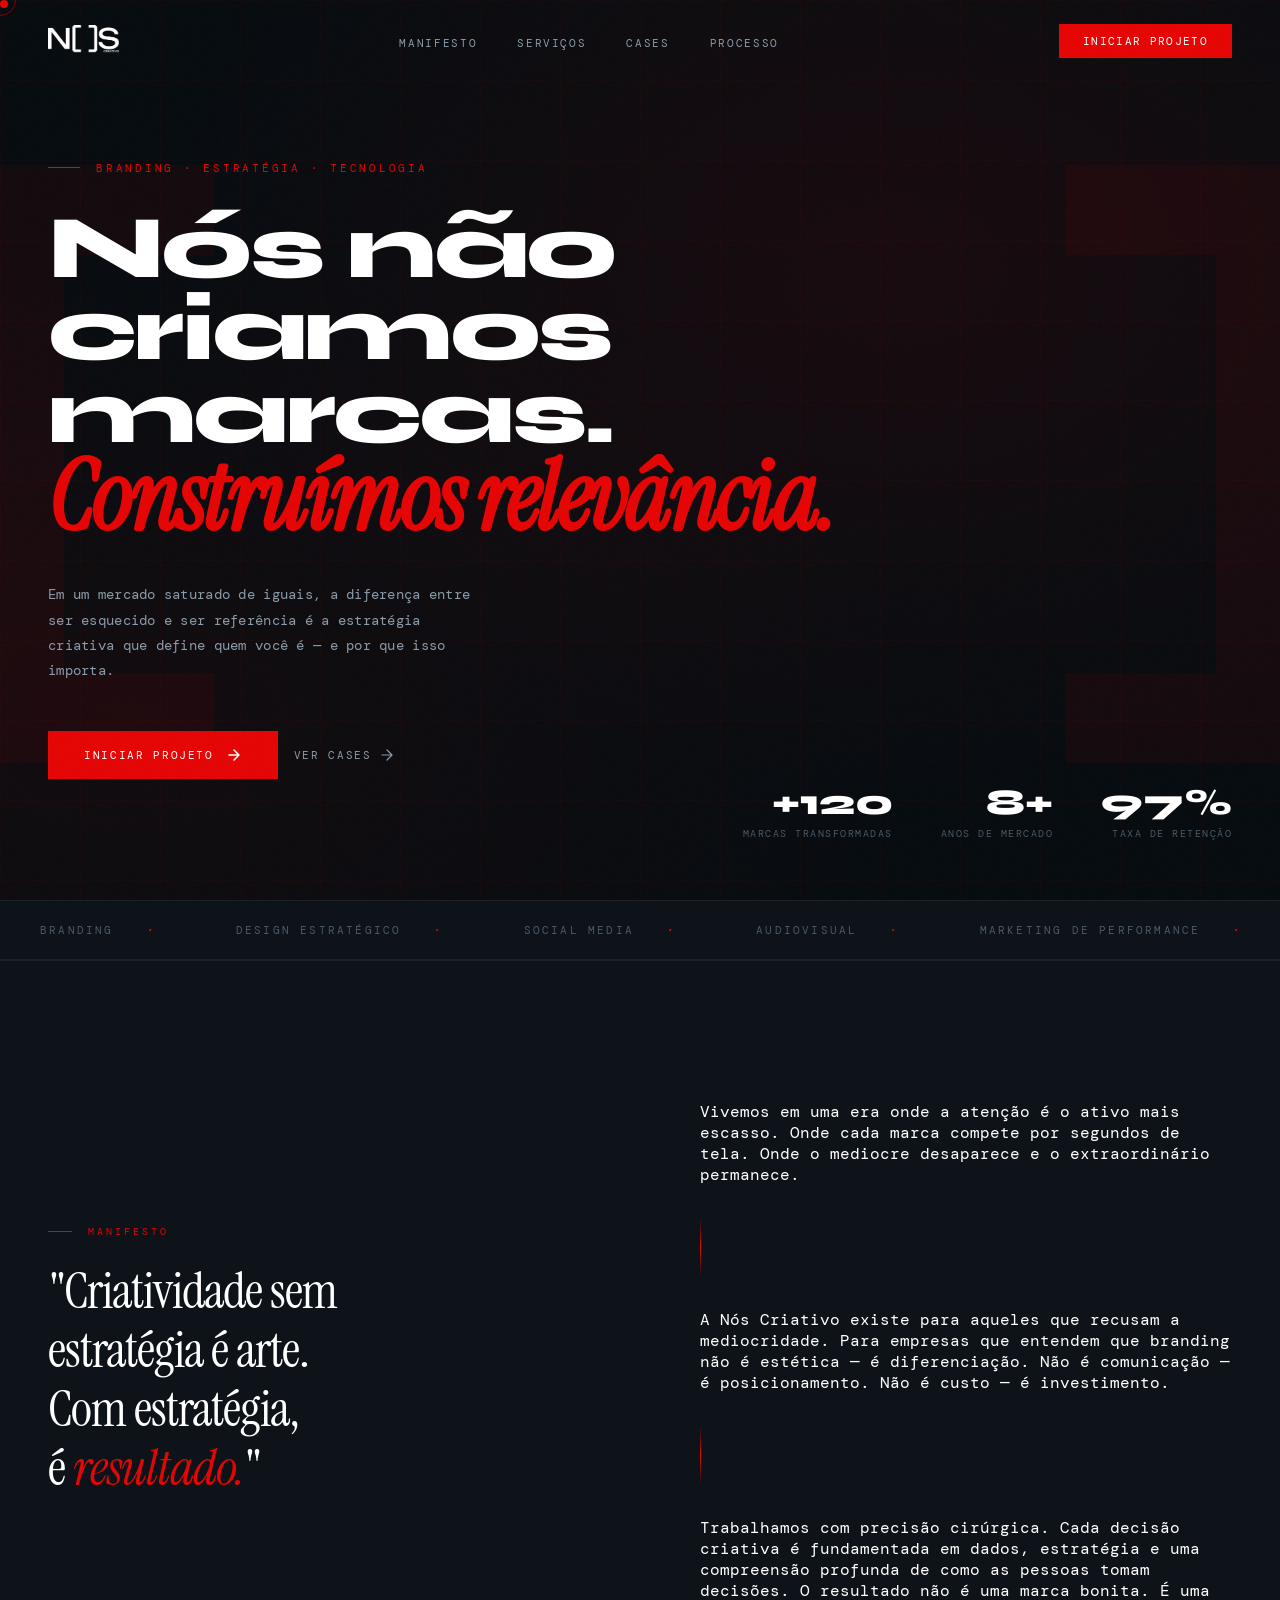
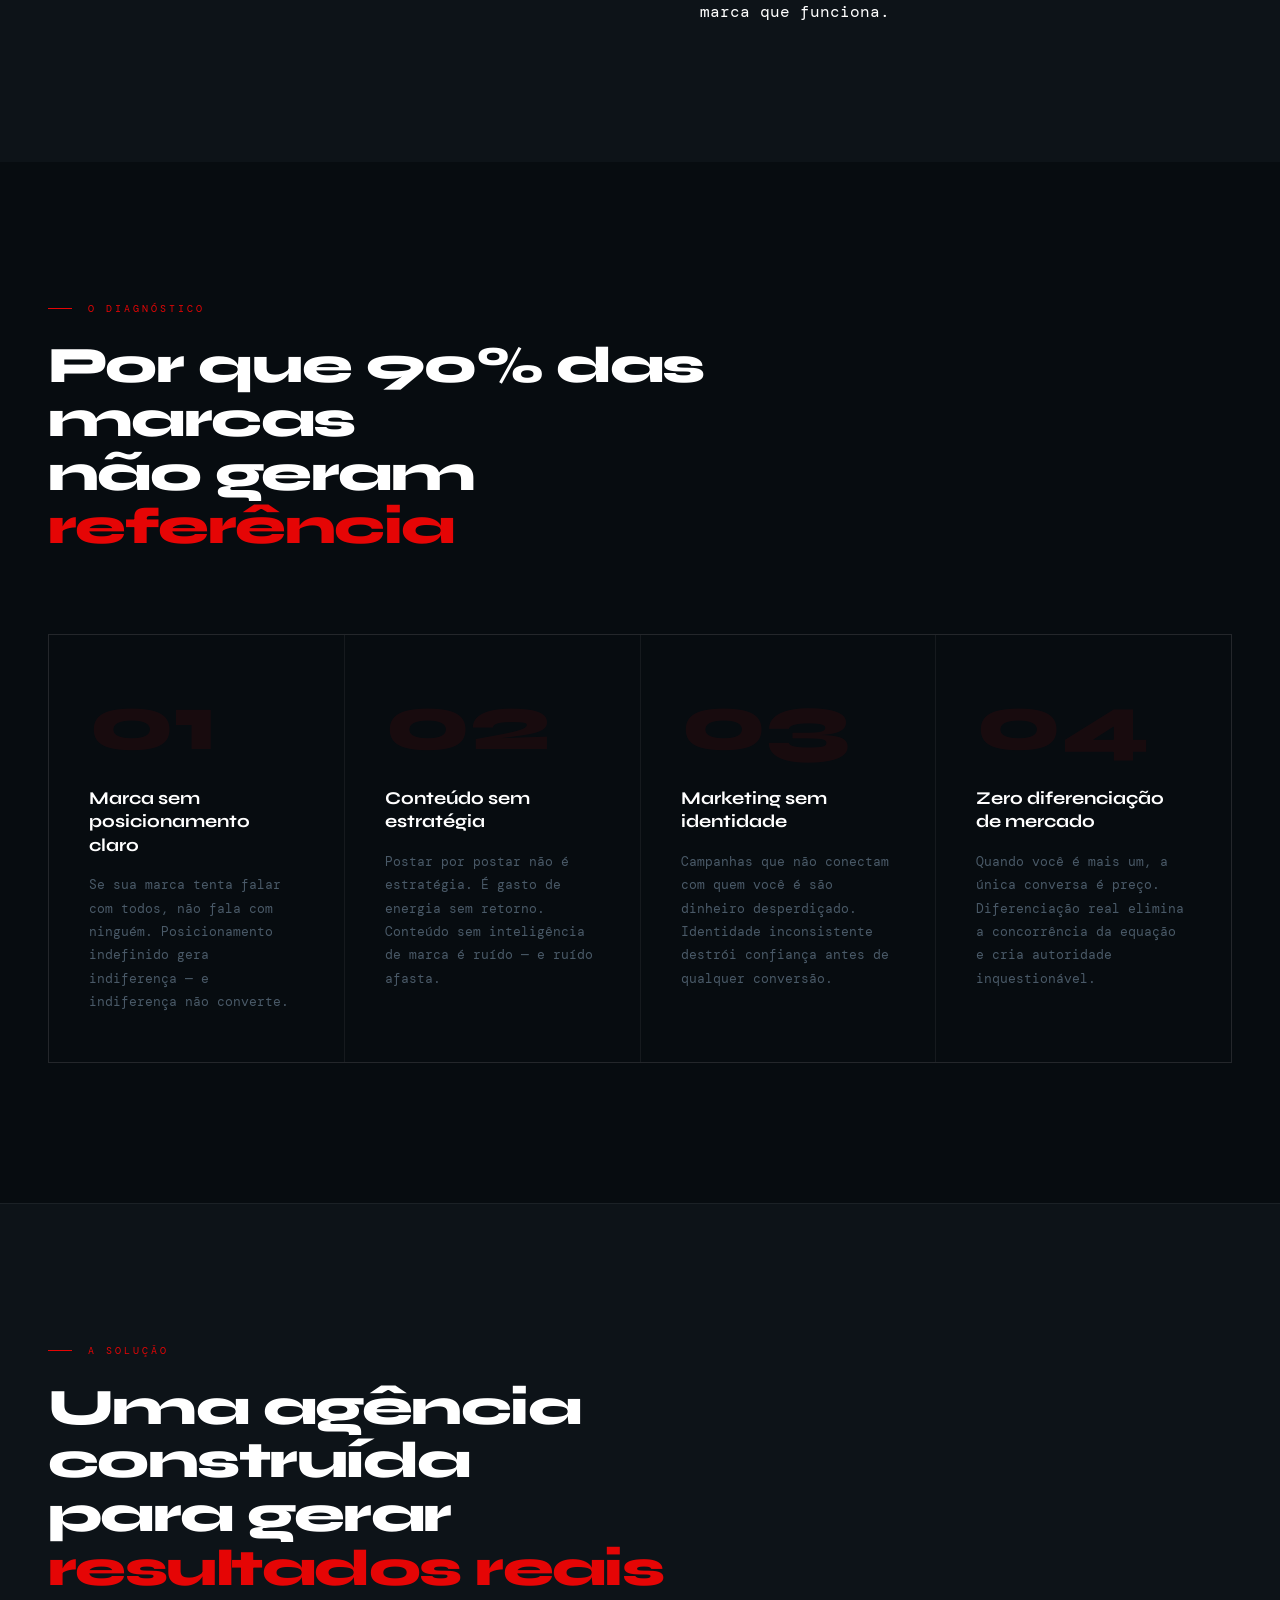
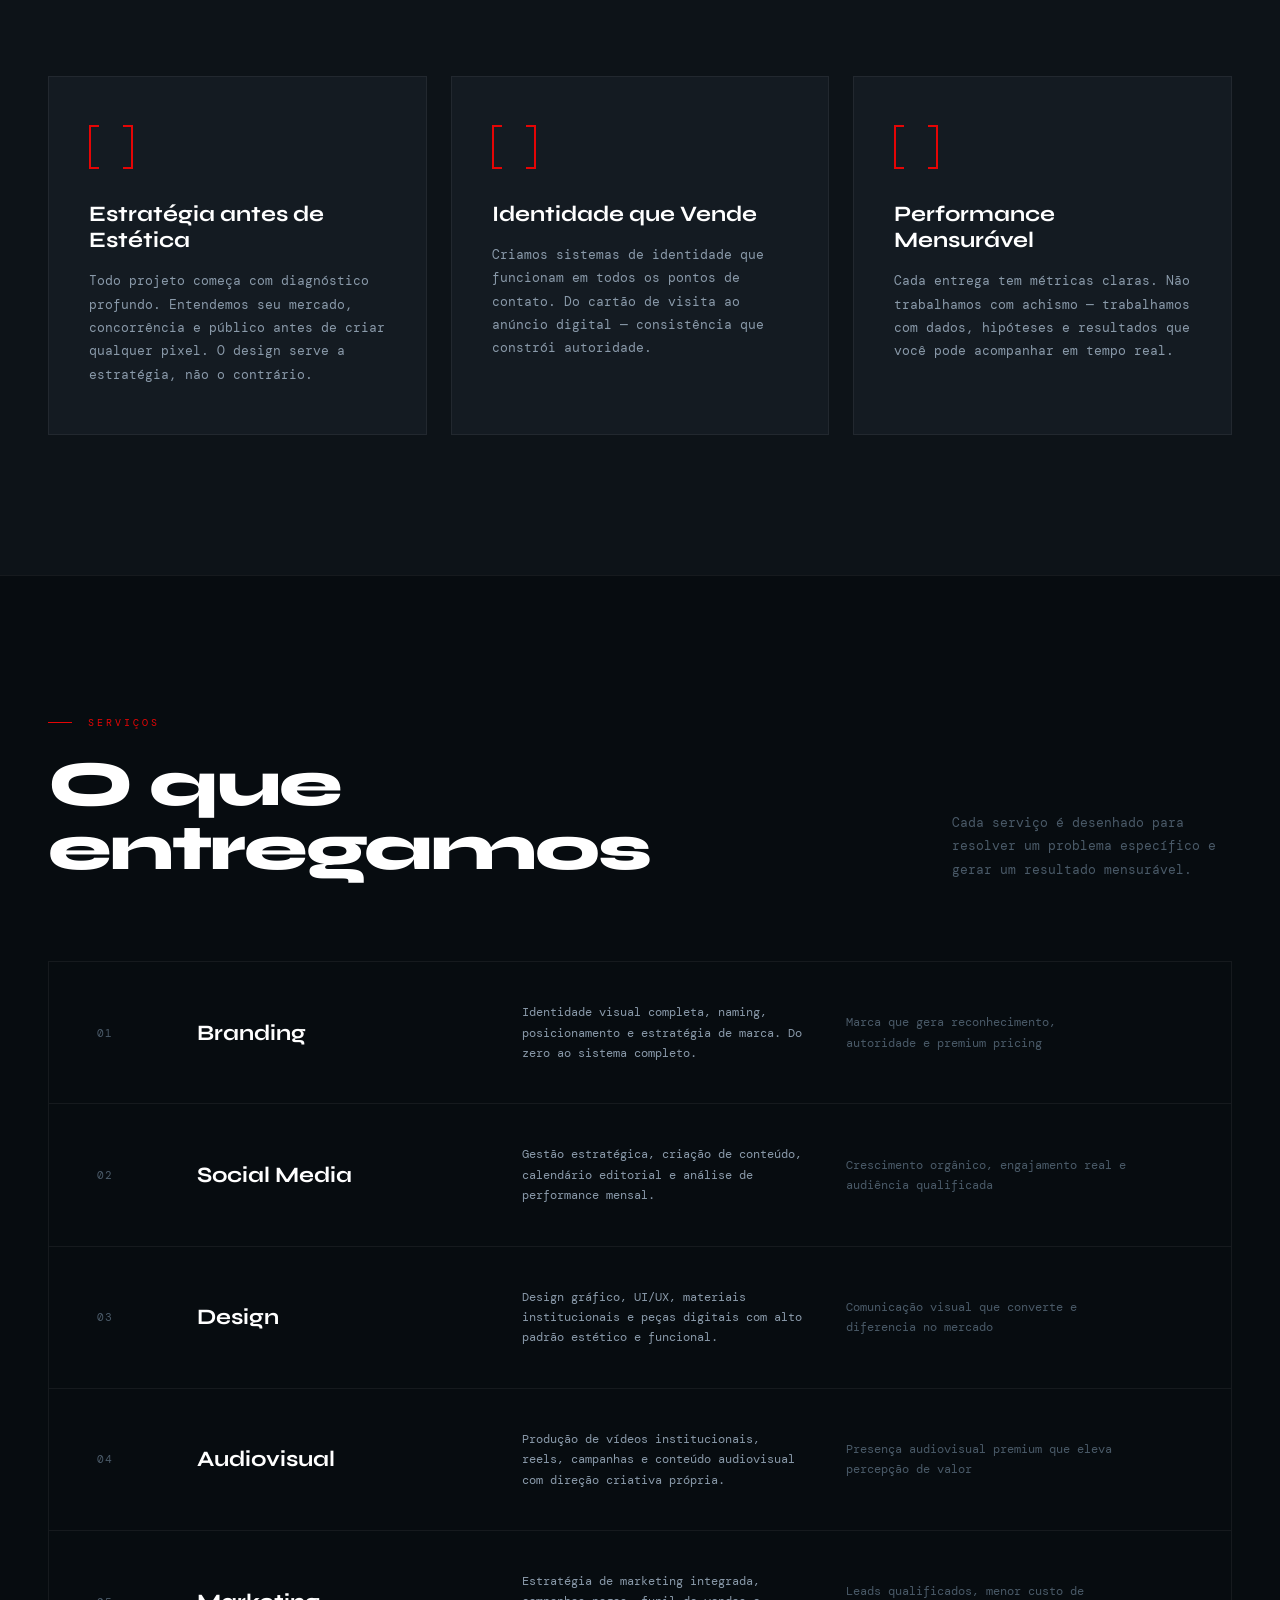
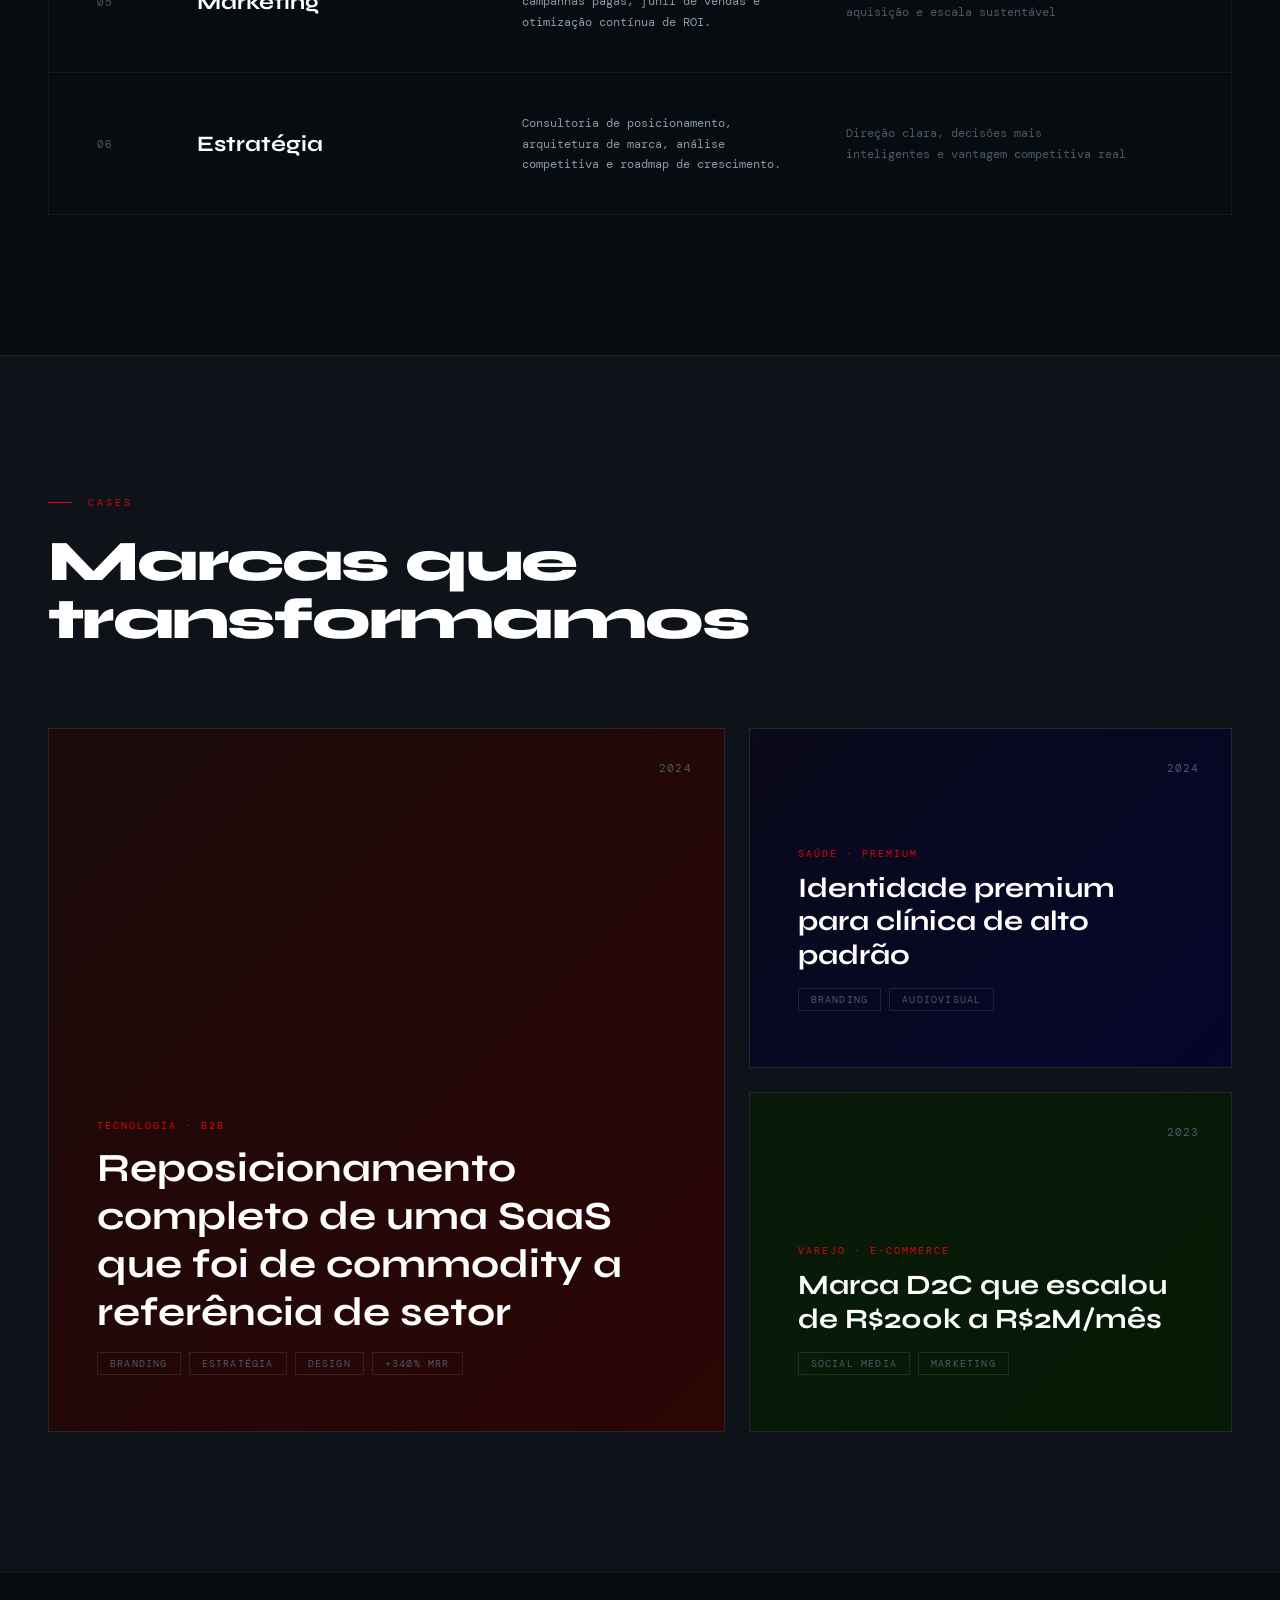
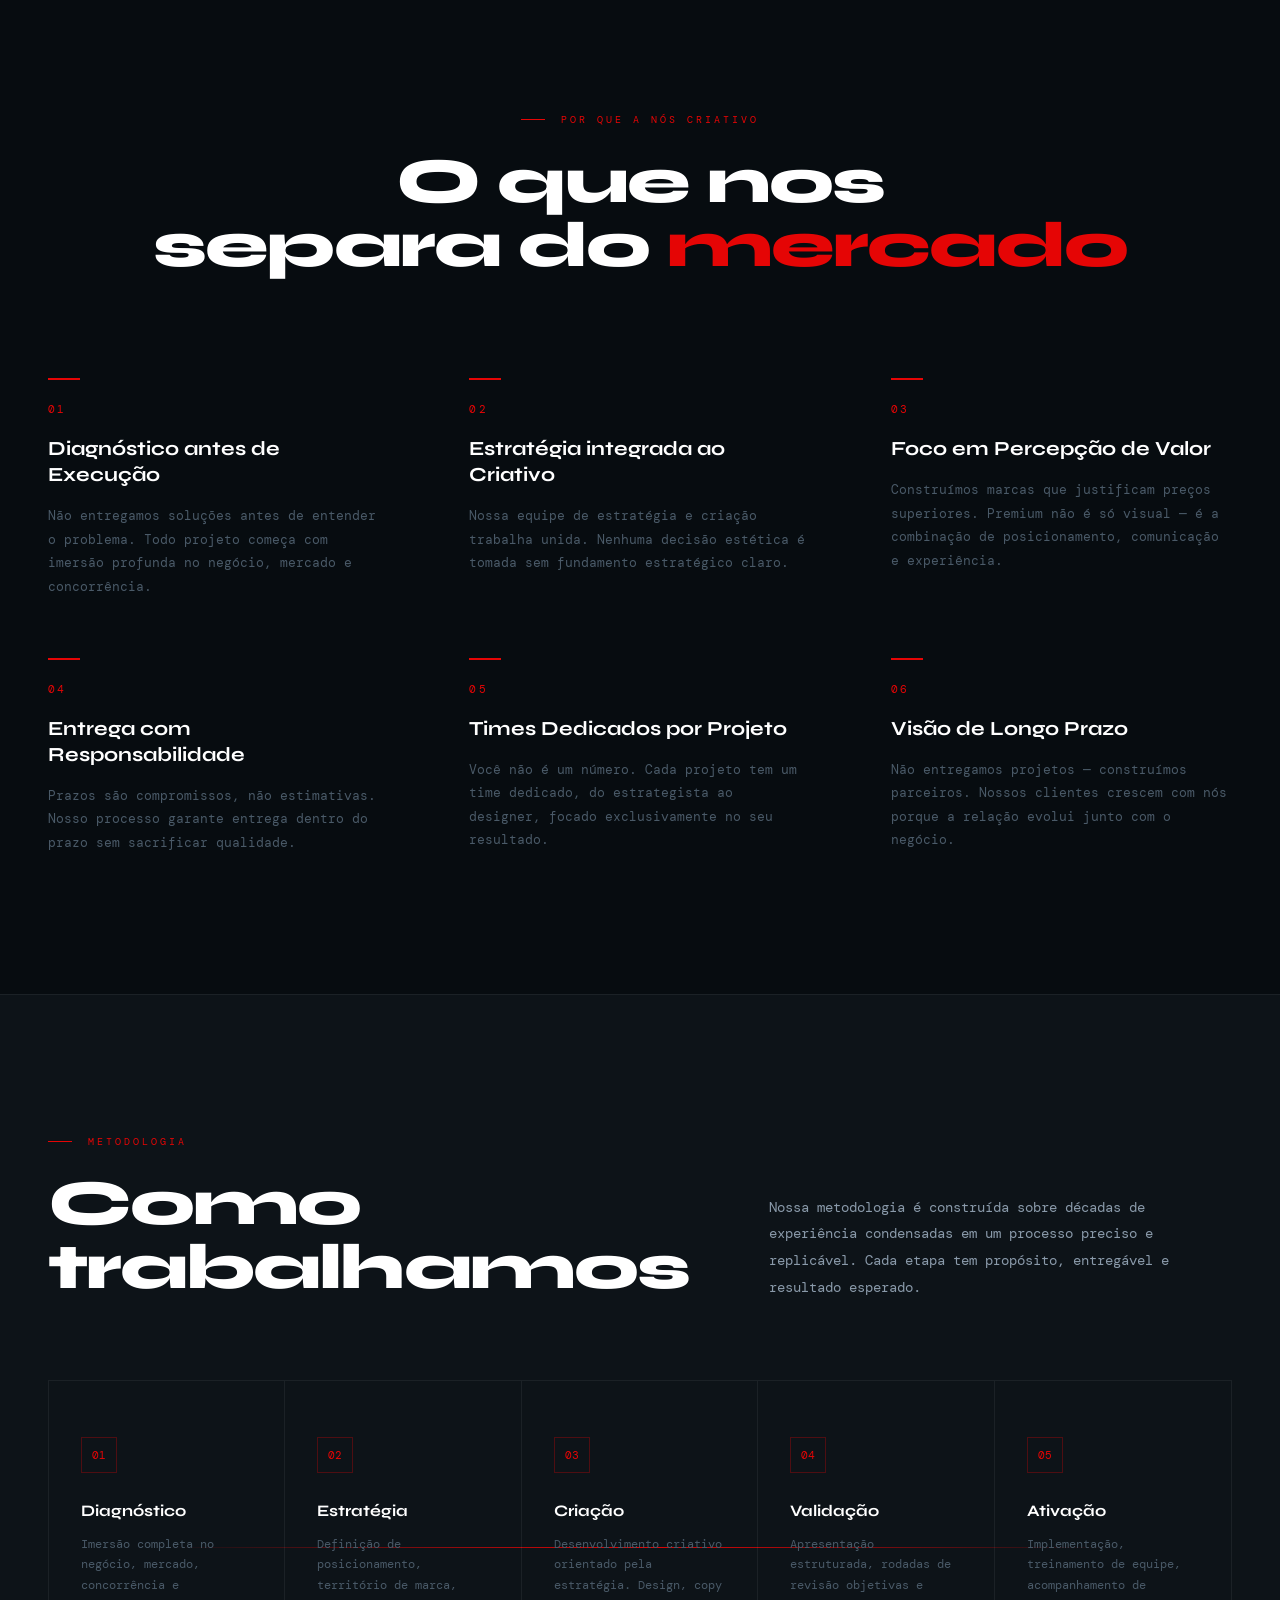
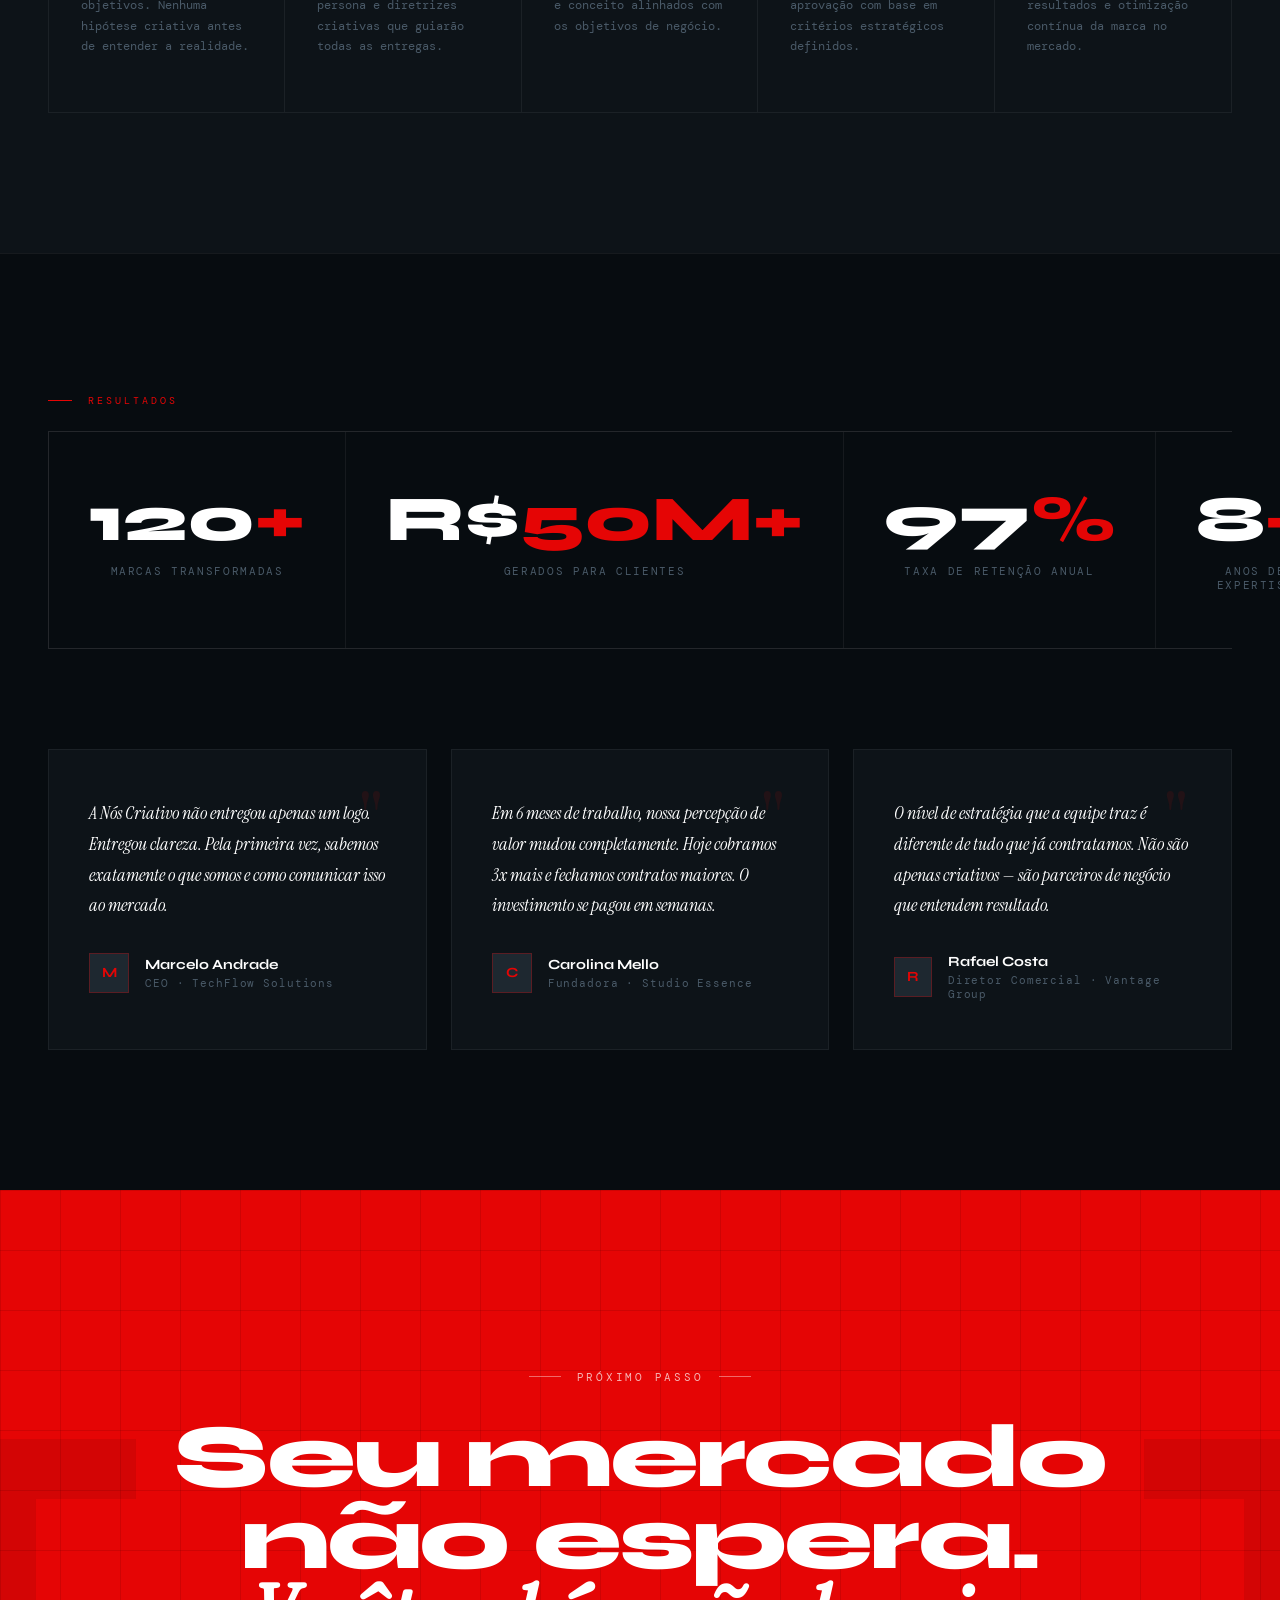
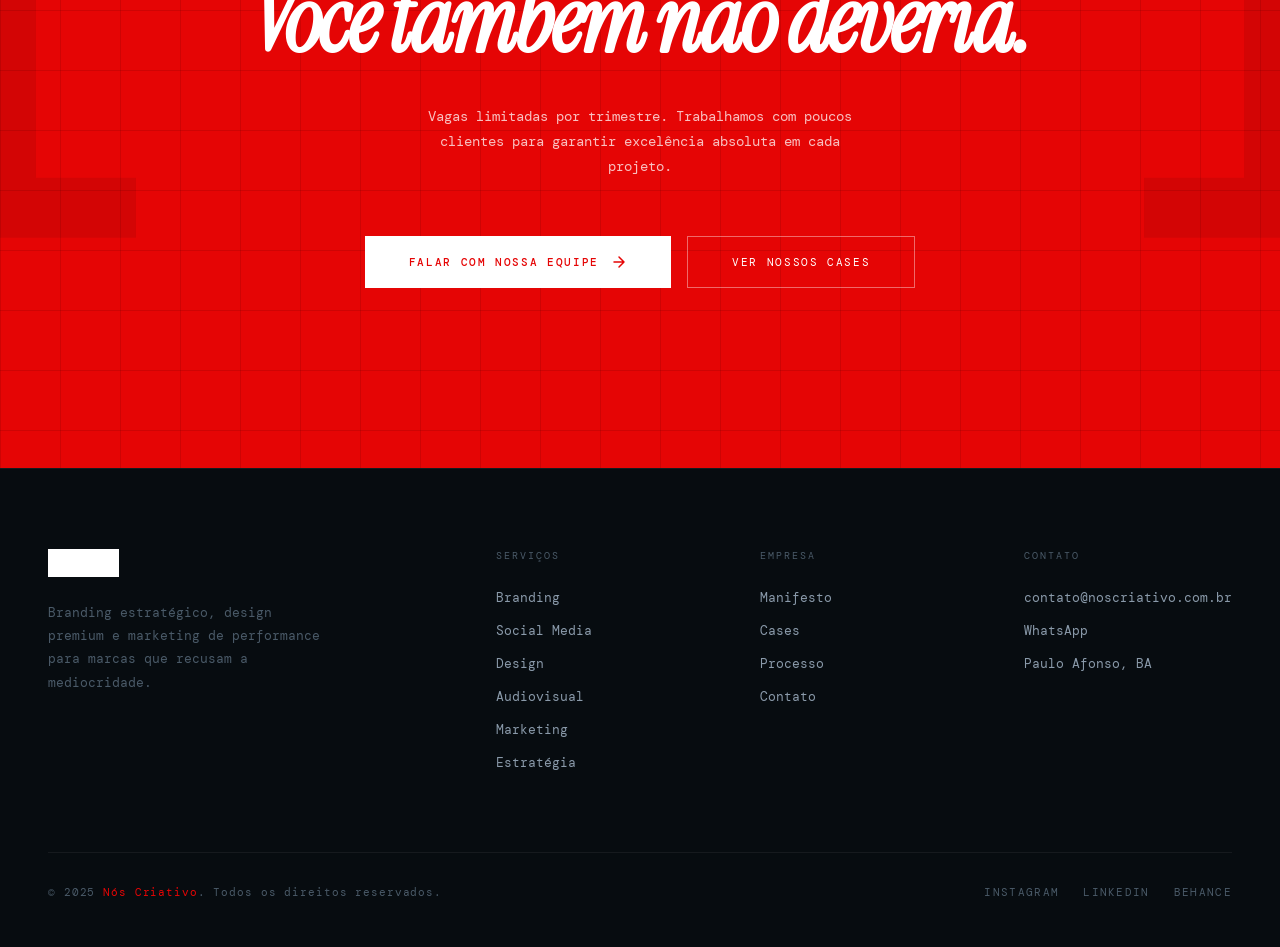
<file: index.html>
<!DOCTYPE html>
<html lang="pt-BR">
<head>
<meta charset="UTF-8">
<meta name="viewport" content="width=device-width, initial-scale=1.0">
<title>Nós Criativo — Branding. Estratégia. Relevância.</title>
<link rel="stylesheet" href="style.css">
<style>
  @import url('https://fonts.googleapis.com/css2?family=Syne:wght@400;500;600;700;800&family=DM+Mono:ital,wght@0,300;0,400;0,500;1,300&family=Instrument+Serif:ital@0;1&display=swap');

  *, *::before, *::after { box-sizing: border-box; margin: 0; padding: 0; }

  :root {
    --black: #070C10;
    --red: #E50505;
    --white: #FFFFFF;
    --gray-1: #0D1318;
    --gray-2: #141B22;
    --gray-3: #1E2830;
    --gray-4: #2A3540;
    --gray-5: #4A5A68;
    --gray-6: #8A9AAA;
    --gray-7: #C5CDD5;
    --font-display: 'Syne', sans-serif;
    --font-body: 'DM Mono', monospace;
    --font-serif: 'Instrument Serif', serif;
    --ease-out: cubic-bezier(0.16, 1, 0.3, 1);
    --ease-in-out: cubic-bezier(0.65, 0, 0.35, 1);
  }

  html { scroll-behavior: smooth; }

  body {
    background: var(--black);
    color: var(--white);
    font-family: var(--font-body);
    overflow-x: hidden;
    cursor: none;
  }

  /* CURSOR */
  .cursor {
    position: fixed;
    width: 8px;
    height: 8px;
    background: var(--red);
    border-radius: 50%;
    pointer-events: none;
    z-index: 9999;
    transition: transform 0.1s ease, opacity 0.3s ease;
    mix-blend-mode: normal;
  }

  .cursor-ring {
    position: fixed;
    width: 32px;
    height: 32px;
    border: 1px solid rgba(229, 5, 5, 0.5);
    border-radius: 50%;
    pointer-events: none;
    z-index: 9998;
    transition: transform 0.25s var(--ease-out), width 0.3s var(--ease-out), height 0.3s var(--ease-out), border-color 0.3s ease;
    transform: translate(-12px, -12px);
  }

  body:hover .cursor { opacity: 1; }
  .cursor.expanded { transform: scale(3); background: transparent; border: 1px solid var(--red); }
  .cursor-ring.expanded { width: 60px; height: 60px; transform: translate(-22px, -22px); border-color: var(--red); }

  /* SCROLL PROGRESS */
  .scroll-progress {
    position: fixed;
    top: 0;
    left: 0;
    height: 2px;
    background: var(--red);
    z-index: 1000;
    width: 0%;
    transition: width 0.1s ease;
  }

  /* NAV */
  nav {
    position: fixed;
    top: 0;
    left: 0;
    right: 0;
    z-index: 100;
    padding: 24px 48px;
    display: flex;
    align-items: center;
    justify-content: space-between;
    transition: background 0.4s ease, backdrop-filter 0.4s ease, padding 0.4s ease;
  }

  nav.scrolled {
    background: rgba(7, 12, 16, 0.9);
    backdrop-filter: blur(20px);
    padding: 16px 48px;
    border-bottom: 1px solid rgba(255,255,255,0.06);
  }

  .nav-logo img {
    height: 28px;
    width: auto;
    filter: brightness(0) invert(1);
  }

  .nav-links {
    display: flex;
    gap: 40px;
    list-style: none;
  }

  .nav-links a {
    color: var(--gray-6);
    text-decoration: none;
    font-family: var(--font-body);
    font-size: 11px;
    letter-spacing: 0.15em;
    text-transform: uppercase;
    transition: color 0.2s ease;
    position: relative;
  }

  .nav-links a::after {
    content: '';
    position: absolute;
    bottom: -2px;
    left: 0;
    width: 0;
    height: 1px;
    background: var(--red);
    transition: width 0.3s var(--ease-out);
  }

  .nav-links a:hover { color: var(--white); }
  .nav-links a:hover::after { width: 100%; }

  .nav-cta {
    background: var(--red);
    color: var(--white);
    border: none;
    padding: 10px 24px;
    font-family: var(--font-body);
    font-size: 11px;
    letter-spacing: 0.12em;
    text-transform: uppercase;
    cursor: none;
    transition: background 0.2s ease, transform 0.2s ease;
    text-decoration: none;
    display: inline-block;
  }

  .nav-cta:hover { background: #C50404; transform: translateY(-1px); }

  /* HERO */
  .hero {
    min-height: 100vh;
    display: flex;
    flex-direction: column;
    justify-content: center;
    padding: 160px 48px 120px;
    position: relative;
    overflow: hidden;
  }

  .hero-grid-bg {
    position: absolute;
    inset: 0;
    background-image: 
      linear-gradient(rgba(229,5,5,0.03) 1px, transparent 1px),
      linear-gradient(90deg, rgba(229,5,5,0.03) 1px, transparent 1px);
    background-size: 80px 80px;
    pointer-events: none;
  }

  .hero-gradient {
    position: absolute;
    inset: 0;
    background: radial-gradient(ellipse at 70% 30%, rgba(229,5,5,0.08) 0%, transparent 60%),
                radial-gradient(ellipse at 10% 80%, rgba(229,5,5,0.05) 0%, transparent 50%);
    pointer-events: none;
  }

  .hero-bracket-left, .hero-bracket-right {
    position: absolute;
    opacity: 0.06;
    pointer-events: none;
  }

  .hero-bracket-left {
    left: -80px;
    top: 50%;
    transform: translateY(-50%);
    font-size: 600px;
    font-family: var(--font-display);
    font-weight: 800;
    color: var(--red);
    line-height: 1;
  }

  .hero-bracket-right {
    right: -80px;
    top: 50%;
    transform: translateY(-50%);
    font-size: 600px;
    font-family: var(--font-display);
    font-weight: 800;
    color: var(--red);
    line-height: 1;
  }

  .hero-eyebrow {
    font-family: var(--font-body);
    font-size: 11px;
    letter-spacing: 0.25em;
    text-transform: uppercase;
    color: var(--red);
    margin-bottom: 32px;
    display: flex;
    align-items: center;
    gap: 16px;
    opacity: 0;
    transform: translateY(20px);
    animation: fadeUp 0.8s var(--ease-out) 0.2s forwards;
  }

  .hero-eyebrow::before {
    content: '';
    width: 32px;
    height: 1px;
    background: var(--red);
  }

  .hero-headline {
    font-family: var(--font-display);
    font-size: clamp(52px, 7vw, 108px);
    font-weight: 800;
    line-height: 0.92;
    letter-spacing: -0.03em;
    max-width: 900px;
    opacity: 0;
    transform: translateY(30px);
    animation: fadeUp 1s var(--ease-out) 0.4s forwards;
  }

  .hero-headline .line-accent {
    color: var(--red);
    font-style: italic;
    font-family: var(--font-serif);
    font-size: clamp(56px, 7.5vw, 116px);
  }

  .hero-sub {
    margin-top: 40px;
    font-size: 14px;
    color: var(--gray-6);
    max-width: 440px;
    line-height: 1.8;
    letter-spacing: 0.02em;
    opacity: 0;
    transform: translateY(20px);
    animation: fadeUp 0.8s var(--ease-out) 0.7s forwards;
  }

  .hero-actions {
    margin-top: 48px;
    display: flex;
    gap: 16px;
    align-items: center;
    opacity: 0;
    transform: translateY(20px);
    animation: fadeUp 0.8s var(--ease-out) 0.9s forwards;
  }

  .btn-primary {
    background: var(--red);
    color: var(--white);
    border: none;
    padding: 16px 36px;
    font-family: var(--font-body);
    font-size: 11px;
    letter-spacing: 0.15em;
    text-transform: uppercase;
    cursor: none;
    text-decoration: none;
    display: inline-flex;
    align-items: center;
    gap: 12px;
    transition: all 0.3s var(--ease-out);
    position: relative;
    overflow: hidden;
  }

  .btn-primary::before {
    content: '';
    position: absolute;
    inset: 0;
    background: rgba(255,255,255,0.1);
    transform: translateX(-100%);
    transition: transform 0.4s var(--ease-out);
  }

  .btn-primary:hover::before { transform: translateX(0); }
  .btn-primary:hover { transform: translateY(-2px); box-shadow: 0 8px 32px rgba(229,5,5,0.4); }

  .btn-secondary {
    color: var(--gray-6);
    border: none;
    background: transparent;
    padding: 16px 0;
    font-family: var(--font-body);
    font-size: 11px;
    letter-spacing: 0.15em;
    text-transform: uppercase;
    cursor: none;
    text-decoration: none;
    display: inline-flex;
    align-items: center;
    gap: 8px;
    transition: color 0.2s ease;
  }

  .btn-secondary:hover { color: var(--white); }

  .hero-metrics {
    position: absolute;
    bottom: 60px;
    right: 48px;
    display: flex;
    gap: 48px;
    opacity: 0;
    animation: fadeUp 0.8s var(--ease-out) 1.2s forwards;
  }

  .metric {
    text-align: right;
  }

  .metric-number {
    font-family: var(--font-display);
    font-size: 36px;
    font-weight: 800;
    color: var(--white);
    line-height: 1;
  }

  .metric-label {
    font-size: 10px;
    letter-spacing: 0.15em;
    color: var(--gray-5);
    text-transform: uppercase;
    margin-top: 6px;
  }

  /* TICKER */
  .ticker-wrap {
    border-top: 1px solid rgba(255,255,255,0.06);
    border-bottom: 1px solid rgba(255,255,255,0.06);
    padding: 20px 0;
    overflow: hidden;
    background: var(--gray-1);
  }

  .ticker {
    display: flex;
    gap: 0;
    white-space: nowrap;
    animation: ticker 30s linear infinite;
  }

  .ticker-item {
    display: inline-flex;
    align-items: center;
    gap: 32px;
    padding: 0 40px;
    font-size: 11px;
    letter-spacing: 0.2em;
    text-transform: uppercase;
    color: var(--gray-5);
  }

  .ticker-item span {
    color: var(--red);
    font-size: 14px;
  }

  @keyframes ticker {
    0% { transform: translateX(0); }
    100% { transform: translateX(-50%); }
  }

  /* SECTIONS COMMON */
  section {
    padding: 140px 48px;
    position: relative;
  }

  .section-label {
    font-size: 10px;
    letter-spacing: 0.3em;
    text-transform: uppercase;
    color: var(--red);
    margin-bottom: 24px;
    display: flex;
    align-items: center;
    gap: 16px;
  }

  .section-label::before {
    content: '';
    width: 24px;
    height: 1px;
    background: var(--red);
  }

  /* MANIFESTO */
  .manifesto {
    background: var(--gray-1);
    border-top: 1px solid rgba(255,255,255,0.06);
  }

  .manifesto-inner {
    max-width: 1200px;
    margin: 0 auto;
    display: grid;
    grid-template-columns: 1fr 1fr;
    gap: 120px;
    align-items: center;
  }

  .manifesto-quote {
    font-family: var(--font-serif);
    font-size: clamp(36px, 4vw, 64px);
    line-height: 1.15;
    color: var(--white);
    letter-spacing: -0.02em;
  }

  .manifesto-quote em {
    color: var(--red);
    font-style: italic;
  }

  .manifesto-body p {
    font-size: 14px;
    color: var(--gray-6);
    line-height: 1.9;
    margin-bottom: 24px;
    letter-spacing: 0.02em;
  }

  .manifesto-divider {
    width: 1px;
    background: linear-gradient(to bottom, transparent, var(--red), transparent);
    height: 60px;
    margin: 32px 0;
  }

  /* PROBLEMA */
  .problems {
    background: var(--black);
  }

  .problems-grid {
    display: grid;
    grid-template-columns: repeat(4, 1fr);
    gap: 1px;
    background: rgba(255,255,255,0.06);
    border: 1px solid rgba(255,255,255,0.06);
    margin-top: 80px;
  }

  .problem-card {
    background: var(--black);
    padding: 48px 40px;
    position: relative;
    overflow: hidden;
    transition: background 0.3s ease;
  }

  .problem-card::before {
    content: '';
    position: absolute;
    top: 0;
    left: 0;
    right: 0;
    height: 2px;
    background: var(--red);
    transform: scaleX(0);
    transform-origin: left;
    transition: transform 0.4s var(--ease-out);
  }

  .problem-card:hover::before { transform: scaleX(1); }
  .problem-card:hover { background: var(--gray-1); }

  .problem-number {
    font-family: var(--font-display);
    font-size: 80px;
    font-weight: 800;
    color: rgba(229,5,5,0.08);
    line-height: 1;
    margin-bottom: 24px;
    transition: color 0.3s ease;
  }

  .problem-card:hover .problem-number { color: rgba(229,5,5,0.15); }

  .problem-title {
    font-family: var(--font-display);
    font-size: 18px;
    font-weight: 700;
    margin-bottom: 16px;
    line-height: 1.3;
  }

  .problem-desc {
    font-size: 13px;
    color: var(--gray-5);
    line-height: 1.8;
  }

  /* SOLUÇÃO */
  .solution {
    background: var(--gray-1);
    border-top: 1px solid rgba(255,255,255,0.06);
  }

  .solution-header {
    max-width: 700px;
    margin-bottom: 80px;
  }

  .solution-title {
    font-family: var(--font-display);
    font-size: clamp(36px, 4vw, 64px);
    font-weight: 800;
    line-height: 1.05;
    letter-spacing: -0.03em;
    margin-top: 16px;
  }

  .solution-title .accent { color: var(--red); }

  .solution-cards {
    display: grid;
    grid-template-columns: repeat(3, 1fr);
    gap: 24px;
  }

  .solution-card {
    background: var(--gray-2);
    border: 1px solid rgba(255,255,255,0.06);
    padding: 48px 40px;
    position: relative;
    overflow: hidden;
    transition: border-color 0.3s ease, transform 0.3s var(--ease-out);
  }

  .solution-card::after {
    content: '';
    position: absolute;
    bottom: 0;
    left: 0;
    right: 0;
    height: 1px;
    background: linear-gradient(90deg, var(--red), transparent);
    transform: scaleX(0);
    transform-origin: left;
    transition: transform 0.5s var(--ease-out);
  }

  .solution-card:hover::after { transform: scaleX(1); }
  .solution-card:hover { border-color: rgba(229,5,5,0.3); transform: translateY(-4px); }

  .card-icon {
    width: 44px;
    height: 44px;
    margin-bottom: 32px;
    position: relative;
  }

  .bracket-icon {
    width: 44px;
    height: 44px;
    border: 2px solid var(--red);
    position: relative;
  }

  .bracket-icon::before, .bracket-icon::after {
    content: '';
    position: absolute;
    background: var(--black);
  }

  .bracket-icon::before { top: -2px; left: 8px; right: 8px; height: 2px; background: var(--gray-2); }
  .bracket-icon::after { bottom: -2px; left: 8px; right: 8px; height: 2px; background: var(--gray-2); }

  .card-title {
    font-family: var(--font-display);
    font-size: 22px;
    font-weight: 700;
    margin-bottom: 16px;
    line-height: 1.2;
  }

  .card-desc {
    font-size: 13px;
    color: var(--gray-6);
    line-height: 1.8;
  }

  /* SERVIÇOS */
  .services {
    background: var(--black);
    border-top: 1px solid rgba(255,255,255,0.06);
  }

  .services-header {
    display: flex;
    justify-content: space-between;
    align-items: flex-end;
    margin-bottom: 80px;
  }

  .services-title {
    font-family: var(--font-display);
    font-size: clamp(40px, 5vw, 80px);
    font-weight: 800;
    line-height: 1;
    letter-spacing: -0.03em;
    max-width: 500px;
  }

  .services-list {
    display: flex;
    flex-direction: column;
    gap: 0;
    border: 1px solid rgba(255,255,255,0.06);
  }

  .service-item {
    border-bottom: 1px solid rgba(255,255,255,0.06);
    padding: 40px 48px;
    display: grid;
    grid-template-columns: 60px 1fr 1fr 1fr auto;
    gap: 40px;
    align-items: center;
    cursor: none;
    transition: background 0.3s ease;
    position: relative;
    overflow: hidden;
  }

  .service-item:last-child { border-bottom: none; }

  .service-item::before {
    content: '';
    position: absolute;
    left: 0;
    top: 0;
    bottom: 0;
    width: 0;
    background: rgba(229,5,5,0.04);
    transition: width 0.4s var(--ease-out);
  }

  .service-item:hover::before { width: 100%; }

  .service-num {
    font-family: var(--font-body);
    font-size: 11px;
    color: var(--gray-5);
    letter-spacing: 0.1em;
  }

  .service-name {
    font-family: var(--font-display);
    font-size: 22px;
    font-weight: 700;
  }

  .service-desc {
    font-size: 12px;
    color: var(--gray-6);
    line-height: 1.7;
  }

  .service-result {
    font-size: 12px;
    color: var(--gray-5);
    line-height: 1.7;
  }

  .service-arrow {
    color: var(--red);
    font-size: 20px;
    opacity: 0;
    transform: translateX(-10px);
    transition: opacity 0.3s ease, transform 0.3s var(--ease-out);
  }

  .service-item:hover .service-arrow { opacity: 1; transform: translateX(0); }

  /* CASES */
  .cases {
    background: var(--gray-1);
    border-top: 1px solid rgba(255,255,255,0.06);
  }

  .cases-header {
    margin-bottom: 80px;
  }

  .cases-title {
    font-family: var(--font-display);
    font-size: clamp(36px, 4.5vw, 72px);
    font-weight: 800;
    line-height: 1;
    letter-spacing: -0.03em;
    margin-top: 16px;
    max-width: 600px;
  }

  .cases-grid {
    display: grid;
    grid-template-columns: 1.4fr 1fr;
    grid-template-rows: auto auto;
    gap: 24px;
  }

  .case-card {
    background: var(--gray-2);
    border: 1px solid rgba(255,255,255,0.06);
    padding: 56px 48px;
    position: relative;
    overflow: hidden;
    cursor: none;
    transition: border-color 0.3s ease;
    min-height: 340px;
    display: flex;
    flex-direction: column;
    justify-content: flex-end;
  }

  .case-card::before {
    content: '';
    position: absolute;
    inset: 0;
    background: linear-gradient(to top, rgba(7,12,16,0.9), transparent);
    pointer-events: none;
  }

  .case-card.featured {
    grid-row: 1 / 3;
    min-height: 600px;
  }

  .case-bg {
    position: absolute;
    inset: 0;
    background: var(--gray-3);
    transition: transform 0.6s var(--ease-out);
  }

  .case-card:hover .case-bg { transform: scale(1.03); }

  .case-industry {
    font-size: 10px;
    letter-spacing: 0.2em;
    text-transform: uppercase;
    color: var(--red);
    margin-bottom: 12px;
    position: relative;
  }

  .case-name {
    font-family: var(--font-display);
    font-size: 28px;
    font-weight: 700;
    line-height: 1.2;
    position: relative;
    margin-bottom: 16px;
  }

  .case-card.featured .case-name { font-size: 40px; }

  .case-tags {
    display: flex;
    gap: 8px;
    flex-wrap: wrap;
    position: relative;
  }

  .case-tag {
    font-size: 10px;
    letter-spacing: 0.12em;
    text-transform: uppercase;
    color: var(--gray-5);
    border: 1px solid rgba(255,255,255,0.1);
    padding: 4px 12px;
  }

  .case-year {
    position: absolute;
    top: 32px;
    right: 32px;
    font-size: 11px;
    color: var(--gray-5);
    letter-spacing: 0.1em;
  }

  /* DIFERENCIAIS */
  .differentials {
    background: var(--black);
    border-top: 1px solid rgba(255,255,255,0.06);
  }

  .diff-header {
    text-align: center;
    margin-bottom: 100px;
  }

  .diff-title {
    font-family: var(--font-display);
    font-size: clamp(40px, 5vw, 80px);
    font-weight: 800;
    line-height: 1;
    letter-spacing: -0.03em;
    margin-top: 16px;
  }

  .diff-grid {
    display: grid;
    grid-template-columns: repeat(3, 1fr);
    gap: 60px 80px;
  }

  .diff-item {
    position: relative;
    padding-top: 24px;
  }

  .diff-item::before {
    content: '';
    position: absolute;
    top: 0;
    left: 0;
    width: 32px;
    height: 2px;
    background: var(--red);
  }

  .diff-num {
    font-family: var(--font-body);
    font-size: 11px;
    color: var(--red);
    letter-spacing: 0.2em;
    margin-bottom: 20px;
    display: block;
  }

  .diff-name {
    font-family: var(--font-display);
    font-size: 20px;
    font-weight: 700;
    margin-bottom: 16px;
    line-height: 1.3;
  }

  .diff-desc {
    font-size: 13px;
    color: var(--gray-5);
    line-height: 1.8;
  }

  /* PROCESSO */
  .process {
    background: var(--gray-1);
    border-top: 1px solid rgba(255,255,255,0.06);
  }

  .process-header {
    margin-bottom: 80px;
    display: grid;
    grid-template-columns: 1fr 1fr;
    gap: 80px;
    align-items: end;
  }

  .process-title {
    font-family: var(--font-display);
    font-size: clamp(40px, 5vw, 80px);
    font-weight: 800;
    line-height: 1;
    letter-spacing: -0.03em;
  }

  .process-intro {
    font-size: 14px;
    color: var(--gray-6);
    line-height: 1.9;
  }

  .process-steps {
    display: grid;
    grid-template-columns: repeat(5, 1fr);
    gap: 0;
    border: 1px solid rgba(255,255,255,0.06);
    position: relative;
  }

  .process-steps::before {
    content: '';
    position: absolute;
    top: 50%;
    left: 10%;
    right: 10%;
    height: 1px;
    background: linear-gradient(90deg, transparent, var(--red), transparent);
    z-index: 0;
  }

  .process-step {
    padding: 56px 32px;
    border-right: 1px solid rgba(255,255,255,0.06);
    position: relative;
    z-index: 1;
    transition: background 0.3s ease;
  }

  .process-step:last-child { border-right: none; }
  .process-step:hover { background: rgba(229,5,5,0.03); }

  .step-num {
    width: 36px;
    height: 36px;
    border: 1px solid rgba(229,5,5,0.3);
    display: flex;
    align-items: center;
    justify-content: center;
    font-family: var(--font-body);
    font-size: 11px;
    color: var(--red);
    margin-bottom: 28px;
    background: var(--gray-1);
    position: relative;
  }

  .step-name {
    font-family: var(--font-display);
    font-size: 16px;
    font-weight: 700;
    margin-bottom: 12px;
    line-height: 1.3;
  }

  .step-desc {
    font-size: 12px;
    color: var(--gray-5);
    line-height: 1.7;
  }

  /* PROVA SOCIAL */
  .social-proof {
    background: var(--black);
    border-top: 1px solid rgba(255,255,255,0.06);
  }

  .numbers-bar {
    display: grid;
    grid-template-columns: repeat(4, 1fr);
    gap: 1px;
    background: rgba(255,255,255,0.06);
    border: 1px solid rgba(255,255,255,0.06);
    margin-bottom: 100px;
  }

  .number-cell {
    background: var(--black);
    padding: 56px 40px;
    text-align: center;
  }

  .number-big {
    font-family: var(--font-display);
    font-size: clamp(48px, 5vw, 80px);
    font-weight: 800;
    color: var(--white);
    line-height: 1;
    display: block;
  }

  .number-big span { color: var(--red); }

  .number-label {
    font-size: 11px;
    letter-spacing: 0.15em;
    color: var(--gray-5);
    text-transform: uppercase;
    margin-top: 12px;
    display: block;
  }

  .testimonials {
    display: grid;
    grid-template-columns: repeat(3, 1fr);
    gap: 24px;
  }

  .testimonial {
    background: var(--gray-1);
    border: 1px solid rgba(255,255,255,0.06);
    padding: 48px 40px;
    position: relative;
    transition: border-color 0.3s ease;
  }

  .testimonial:hover { border-color: rgba(229,5,5,0.2); }

  .testimonial-quote {
    font-family: var(--font-serif);
    font-size: 18px;
    line-height: 1.7;
    color: var(--white);
    margin-bottom: 32px;
    font-style: italic;
  }

  .testimonial-author {
    display: flex;
    align-items: center;
    gap: 16px;
  }

  .author-avatar {
    width: 40px;
    height: 40px;
    background: var(--gray-3);
    border: 1px solid rgba(229,5,5,0.3);
    display: flex;
    align-items: center;
    justify-content: center;
    font-family: var(--font-display);
    font-size: 14px;
    font-weight: 700;
    color: var(--red);
  }

  .author-name {
    font-family: var(--font-display);
    font-size: 14px;
    font-weight: 700;
  }

  .author-role {
    font-size: 11px;
    color: var(--gray-5);
    letter-spacing: 0.08em;
    margin-top: 3px;
  }

  .quote-mark {
    position: absolute;
    top: 32px;
    right: 40px;
    font-family: var(--font-serif);
    font-size: 80px;
    color: rgba(229,5,5,0.1);
    line-height: 1;
  }

  /* CTA FINAL */
  .final-cta {
    background: var(--red);
    border-top: none;
    text-align: center;
    padding: 180px 48px;
    position: relative;
    overflow: hidden;
  }

  .cta-grid-bg {
    position: absolute;
    inset: 0;
    background-image: 
      linear-gradient(rgba(0,0,0,0.1) 1px, transparent 1px),
      linear-gradient(90deg, rgba(0,0,0,0.1) 1px, transparent 1px);
    background-size: 60px 60px;
    pointer-events: none;
  }

  .cta-bracket-dec {
    position: absolute;
    font-family: var(--font-display);
    font-weight: 800;
    font-size: 400px;
    color: rgba(0,0,0,0.08);
    line-height: 1;
    pointer-events: none;
  }

  .cta-bracket-dec.left { left: -60px; top: 50%; transform: translateY(-50%); }
  .cta-bracket-dec.right { right: -60px; top: 50%; transform: translateY(-50%); }

  .cta-eyebrow {
    font-size: 11px;
    letter-spacing: 0.25em;
    text-transform: uppercase;
    color: rgba(255,255,255,0.7);
    margin-bottom: 32px;
    display: flex;
    align-items: center;
    justify-content: center;
    gap: 16px;
    position: relative;
  }

  .cta-eyebrow::before, .cta-eyebrow::after {
    content: '';
    width: 32px;
    height: 1px;
    background: rgba(255,255,255,0.4);
  }

  .cta-headline {
    font-family: var(--font-display);
    font-size: clamp(48px, 7vw, 112px);
    font-weight: 800;
    line-height: 0.92;
    letter-spacing: -0.03em;
    color: var(--white);
    position: relative;
    margin-bottom: 40px;
  }

  .cta-sub {
    font-size: 14px;
    color: rgba(255,255,255,0.75);
    max-width: 440px;
    margin: 0 auto 56px;
    line-height: 1.8;
    position: relative;
  }

  .cta-actions {
    display: flex;
    gap: 16px;
    justify-content: center;
    position: relative;
  }

  .btn-white {
    background: var(--white);
    color: var(--red);
    border: none;
    padding: 18px 44px;
    font-family: var(--font-body);
    font-size: 11px;
    letter-spacing: 0.15em;
    text-transform: uppercase;
    cursor: none;
    text-decoration: none;
    display: inline-flex;
    align-items: center;
    gap: 12px;
    transition: all 0.3s var(--ease-out);
    font-weight: 500;
  }

  .btn-white:hover { transform: translateY(-2px); box-shadow: 0 8px 32px rgba(0,0,0,0.3); }

  .btn-outline-white {
    background: transparent;
    color: var(--white);
    border: 1px solid rgba(255,255,255,0.4);
    padding: 18px 44px;
    font-family: var(--font-body);
    font-size: 11px;
    letter-spacing: 0.15em;
    text-transform: uppercase;
    cursor: none;
    text-decoration: none;
    display: inline-flex;
    align-items: center;
    gap: 12px;
    transition: all 0.3s var(--ease-out);
  }

  .btn-outline-white:hover { border-color: var(--white); background: rgba(255,255,255,0.1); transform: translateY(-2px); }

  /* FOOTER */
  footer {
    background: var(--black);
    border-top: 1px solid rgba(255,255,255,0.06);
    padding: 80px 48px 48px;
  }

  .footer-top {
    display: grid;
    grid-template-columns: 2fr 1fr 1fr 1fr;
    gap: 80px;
    margin-bottom: 80px;
  }

  .footer-logo img {
    height: 24px;
    width: auto;
    filter: brightness(0) invert(1);
    margin-bottom: 24px;
    display: block;
  }

  .footer-tagline {
    font-size: 13px;
    color: var(--gray-5);
    line-height: 1.8;
    max-width: 280px;
  }

  .footer-col-title {
    font-size: 10px;
    letter-spacing: 0.2em;
    text-transform: uppercase;
    color: var(--gray-5);
    margin-bottom: 24px;
  }

  .footer-links {
    list-style: none;
    display: flex;
    flex-direction: column;
    gap: 12px;
  }

  .footer-links a {
    font-size: 13px;
    color: var(--gray-6);
    text-decoration: none;
    transition: color 0.2s ease;
  }

  .footer-links a:hover { color: var(--white); }

  .footer-bottom {
    border-top: 1px solid rgba(255,255,255,0.06);
    padding-top: 32px;
    display: flex;
    justify-content: space-between;
    align-items: center;
  }

  .footer-copy {
    font-size: 11px;
    color: var(--gray-5);
    letter-spacing: 0.08em;
  }

  .footer-copy span { color: var(--red); }

  .footer-socials {
    display: flex;
    gap: 24px;
  }

  .footer-socials a {
    font-size: 11px;
    letter-spacing: 0.12em;
    text-transform: uppercase;
    color: var(--gray-5);
    text-decoration: none;
    transition: color 0.2s ease;
  }

  .footer-socials a:hover { color: var(--white); }

  /* REVEAL ANIMATIONS */
  .reveal {
    opacity: 0;
    transform: translateY(32px);
    transition: opacity 0.8s var(--ease-out), transform 0.8s var(--ease-out);
  }

  .reveal.visible {
    opacity: 1;
    transform: translateY(0);
  }

  .reveal-delay-1 { transition-delay: 0.1s; }
  .reveal-delay-2 { transition-delay: 0.2s; }
  .reveal-delay-3 { transition-delay: 0.3s; }
  .reveal-delay-4 { transition-delay: 0.4s; }

  @keyframes fadeUp {
    to { opacity: 1; transform: translateY(0); }
  }

  /* NOISE OVERLAY */
  body::after {
    content: '';
    position: fixed;
    inset: 0;
    background-image: url("data:image/svg+xml,%3Csvg viewBox='0 0 200 200' xmlns='http://www.w3.org/2000/svg'%3E%3Cfilter id='n'%3E%3CfeTurbulence type='fractalNoise' baseFrequency='0.9' numOctaves='4' stitchTiles='stitch'/%3E%3C/filter%3E%3Crect width='100%25' height='100%25' filter='url(%23n)' opacity='0.04'/%3E%3C/svg%3E");
    pointer-events: none;
    z-index: 9997;
    opacity: 0.4;
    mix-blend-mode: overlay;
  }

  /* RESPONSIVE */
  @media (max-width: 1200px) {
    .problems-grid { grid-template-columns: repeat(2, 1fr); }
    .process-steps { grid-template-columns: repeat(3, 1fr); }
    .process-step { border-right: 1px solid rgba(255,255,255,0.06); border-bottom: 1px solid rgba(255,255,255,0.06); }
  }

  @media (max-width: 900px) {
    nav { padding: 20px 24px; }
    .nav-links { display: none; }
    section { padding: 100px 24px; }
    .hero { padding: 120px 24px 80px; }
    .hero-metrics { position: static; margin-top: 60px; justify-content: flex-start; flex-wrap: wrap; gap: 32px; }
    .manifesto-inner { grid-template-columns: 1fr; gap: 48px; }
    .problems-grid { grid-template-columns: 1fr 1fr; }
    .solution-cards { grid-template-columns: 1fr; }
    .service-item { grid-template-columns: 1fr; gap: 8px; }
    .service-result, .service-arrow { display: none; }
    .cases-grid { grid-template-columns: 1fr; }
    .case-card.featured { min-height: 400px; }
    .diff-grid { grid-template-columns: 1fr 1fr; gap: 40px; }
    .process-header { grid-template-columns: 1fr; gap: 32px; }
    .process-steps { grid-template-columns: 1fr; }
    .numbers-bar { grid-template-columns: 1fr 1fr; }
    .testimonials { grid-template-columns: 1fr; }
    .footer-top { grid-template-columns: 1fr 1fr; gap: 40px; }
    .footer-bottom { flex-direction: column; gap: 24px; text-align: center; }
  }

  @media (max-width: 600px) {
    .problems-grid { grid-template-columns: 1fr; }
    .diff-grid { grid-template-columns: 1fr; }
    .numbers-bar { grid-template-columns: 1fr; }
    .hero-headline { font-size: 44px; }
    .hero-actions { flex-direction: column; align-items: flex-start; }
    .footer-top { grid-template-columns: 1fr; }
    .services-header { flex-direction: column; gap: 24px; }
    .cta-actions { flex-direction: column; align-items: center; }
  }
</style>
</head>
<body>

<!-- CURSOR -->
<div class="cursor" id="cursor"></div>
<div class="cursor-ring" id="cursorRing"></div>

<!-- SCROLL PROGRESS -->
<div class="scroll-progress" id="scrollProgress"></div>

<!-- NAV -->
<nav id="nav">
  <a href="#" class="nav-logo">
    <img src="logo.png" alt="Nós Criativo Logo">
  </a>
  <ul class="nav-links">
    <li><a href="#manifesto">Manifesto</a></li>
    <li><a href="#servicos">Serviços</a></li>
    <li><a href="#cases">Cases</a></li>
    <li><a href="#processo">Processo</a></li>
  </ul>
  <a href="#contato" class="nav-cta">Iniciar Projeto</a>
</nav>

<!-- HERO -->
<section class="hero" id="inicio">
  <div class="hero-grid-bg"></div>
  <div class="hero-gradient"></div>
  <div class="hero-bracket-left">[</div>
  <div class="hero-bracket-right">]</div>
  
  <div class="hero-eyebrow">Branding · Estratégia · Tecnologia</div>
  
  <h1 class="hero-headline">
    Nós não<br>
    criamos marcas.<br>
    <span class="line-accent">Construímos relevância.</span>
  </h1>
  
  <p class="hero-sub">
    Em um mercado saturado de iguais, a diferença entre ser esquecido e ser referência é a estratégia criativa que define quem você é — e por que isso importa.
  </p>
  
  <div class="hero-actions">
    <a href="#contato" class="btn-primary">
      Iniciar Projeto
      <svg width="16" height="16" viewBox="0 0 16 16" fill="none">
        <path d="M3 8h10M8 3l5 5-5 5" stroke="currentColor" stroke-width="1.5" stroke-linecap="round" stroke-linejoin="round"/>
      </svg>
    </a>
    <a href="#cases" class="btn-secondary">
      Ver Cases
      <svg width="14" height="14" viewBox="0 0 14 14" fill="none">
        <path d="M2 7h10M7 2l5 5-5 5" stroke="currentColor" stroke-width="1.2" stroke-linecap="round" stroke-linejoin="round"/>
      </svg>
    </a>
  </div>

  <div class="hero-metrics">
    <div class="metric">
      <div class="metric-number">+120</div>
      <div class="metric-label">Marcas transformadas</div>
    </div>
    <div class="metric">
      <div class="metric-number">8+</div>
      <div class="metric-label">Anos de mercado</div>
    </div>
    <div class="metric">
      <div class="metric-number">97%</div>
      <div class="metric-label">Taxa de retenção</div>
    </div>
  </div>
</section>

<!-- TICKER -->
<div class="ticker-wrap">
  <div class="ticker">
    <div class="ticker-item">Branding <span>·</span></div>
    <div class="ticker-item">Design Estratégico <span>·</span></div>
    <div class="ticker-item">Social Media <span>·</span></div>
    <div class="ticker-item">Audiovisual <span>·</span></div>
    <div class="ticker-item">Marketing de Performance <span>·</span></div>
    <div class="ticker-item">Identidade Visual <span>·</span></div>
    <div class="ticker-item">Posicionamento de Marca <span>·</span></div>
    <div class="ticker-item">Produção de Conteúdo <span>·</span></div>
    <div class="ticker-item">Branding <span>·</span></div>
    <div class="ticker-item">Design Estratégico <span>·</span></div>
    <div class="ticker-item">Social Media <span>·</span></div>
    <div class="ticker-item">Audiovisual <span>·</span></div>
    <div class="ticker-item">Marketing de Performance <span>·</span></div>
    <div class="ticker-item">Identidade Visual <span>·</span></div>
    <div class="ticker-item">Posicionamento de Marca <span>·</span></div>
    <div class="ticker-item">Produção de Conteúdo <span>·</span></div>
  </div>
</div>

<!-- MANIFESTO -->
<section class="manifesto" id="manifesto">
  <div class="manifesto-inner">
    <div class="reveal">
      <div class="section-label">Manifesto</div>
      <blockquote class="manifesto-quote">
        "Criatividade sem<br>estratégia é arte.<br>Com estratégia,<br>é <em>resultado.</em>"
      </blockquote>
    </div>
    <div class="reveal reveal-delay-2">
      <p>Vivemos em uma era onde a atenção é o ativo mais escasso. Onde cada marca compete por segundos de tela. Onde o mediocre desaparece e o extraordinário permanece.</p>
      <div class="manifesto-divider"></div>
      <p>A Nós Criativo existe para aqueles que recusam a mediocridade. Para empresas que entendem que branding não é estética — é diferenciação. Não é comunicação — é posicionamento. Não é custo — é investimento.</p>
      <div class="manifesto-divider"></div>
      <p>Trabalhamos com precisão cirúrgica. Cada decisão criativa é fundamentada em dados, estratégia e uma compreensão profunda de como as pessoas tomam decisões. O resultado não é uma marca bonita. É uma marca que funciona.</p>
    </div>
  </div>
</section>

<!-- PROBLEMA -->
<section class="problems">
  <div style="max-width: 800px; margin: 0 auto 0 0;">
    <div class="section-label reveal">O Diagnóstico</div>
    <h2 class="reveal" style="font-family: var(--font-display); font-size: clamp(36px, 4vw, 64px); font-weight: 800; line-height: 1.05; letter-spacing: -0.03em; margin-top: 16px;">
      Por que 90% das marcas<br>não geram <span style="color: var(--red);">referência</span>
    </h2>
  </div>
  <div class="problems-grid">
    <div class="problem-card reveal">
      <div class="problem-number">01</div>
      <h3 class="problem-title">Marca sem posicionamento claro</h3>
      <p class="problem-desc">Se sua marca tenta falar com todos, não fala com ninguém. Posicionamento indefinido gera indiferença — e indiferença não converte.</p>
    </div>
    <div class="problem-card reveal reveal-delay-1">
      <div class="problem-number">02</div>
      <h3 class="problem-title">Conteúdo sem estratégia</h3>
      <p class="problem-desc">Postar por postar não é estratégia. É gasto de energia sem retorno. Conteúdo sem inteligência de marca é ruído — e ruído afasta.</p>
    </div>
    <div class="problem-card reveal reveal-delay-2">
      <div class="problem-number">03</div>
      <h3 class="problem-title">Marketing sem identidade</h3>
      <p class="problem-desc">Campanhas que não conectam com quem você é são dinheiro desperdiçado. Identidade inconsistente destrói confiança antes de qualquer conversão.</p>
    </div>
    <div class="problem-card reveal reveal-delay-3">
      <div class="problem-number">04</div>
      <h3 class="problem-title">Zero diferenciação de mercado</h3>
      <p class="problem-desc">Quando você é mais um, a única conversa é preço. Diferenciação real elimina a concorrência da equação e cria autoridade inquestionável.</p>
    </div>
  </div>
</section>

<!-- SOLUÇÃO -->
<section class="solution">
  <div class="solution-header reveal">
    <div class="section-label">A Solução</div>
    <h2 class="solution-title">
      Uma agência construída<br>para gerar <span class="accent">resultados reais</span>
    </h2>
  </div>
  <div class="solution-cards">
    <div class="solution-card reveal">
      <div class="card-icon"><div class="bracket-icon"></div></div>
      <h3 class="card-title">Estratégia antes de Estética</h3>
      <p class="card-desc">Todo projeto começa com diagnóstico profundo. Entendemos seu mercado, concorrência e público antes de criar qualquer pixel. O design serve a estratégia, não o contrário.</p>
    </div>
    <div class="solution-card reveal reveal-delay-1">
      <div class="card-icon"><div class="bracket-icon"></div></div>
      <h3 class="card-title">Identidade que Vende</h3>
      <p class="card-desc">Criamos sistemas de identidade que funcionam em todos os pontos de contato. Do cartão de visita ao anúncio digital — consistência que constrói autoridade.</p>
    </div>
    <div class="solution-card reveal reveal-delay-2">
      <div class="card-icon"><div class="bracket-icon"></div></div>
      <h3 class="card-title">Performance Mensurável</h3>
      <p class="card-desc">Cada entrega tem métricas claras. Não trabalhamos com achismo — trabalhamos com dados, hipóteses e resultados que você pode acompanhar em tempo real.</p>
    </div>
  </div>
</section>

<!-- SERVIÇOS -->
<section class="services" id="servicos">
  <div class="services-header">
    <div>
      <div class="section-label reveal">Serviços</div>
      <h2 class="services-title reveal">O que<br>entregamos</h2>
    </div>
    <p class="reveal" style="font-size: 13px; color: var(--gray-5); max-width: 280px; line-height: 1.8;">Cada serviço é desenhado para resolver um problema específico e gerar um resultado mensurável.</p>
  </div>

  <div class="services-list reveal">
    <div class="service-item">
      <span class="service-num">01</span>
      <div class="service-name">Branding</div>
      <div class="service-desc">Identidade visual completa, naming, posicionamento e estratégia de marca. Do zero ao sistema completo.</div>
      <div class="service-result">Marca que gera reconhecimento, autoridade e premium pricing</div>
      <div class="service-arrow">→</div>
    </div>
    <div class="service-item">
      <span class="service-num">02</span>
      <div class="service-name">Social Media</div>
      <div class="service-desc">Gestão estratégica, criação de conteúdo, calendário editorial e análise de performance mensal.</div>
      <div class="service-result">Crescimento orgânico, engajamento real e audiência qualificada</div>
      <div class="service-arrow">→</div>
    </div>
    <div class="service-item">
      <span class="service-num">03</span>
      <div class="service-name">Design</div>
      <div class="service-desc">Design gráfico, UI/UX, materiais institucionais e peças digitais com alto padrão estético e funcional.</div>
      <div class="service-result">Comunicação visual que converte e diferencia no mercado</div>
      <div class="service-arrow">→</div>
    </div>
    <div class="service-item">
      <span class="service-num">04</span>
      <div class="service-name">Audiovisual</div>
      <div class="service-desc">Produção de vídeos institucionais, reels, campanhas e conteúdo audiovisual com direção criativa própria.</div>
      <div class="service-result">Presença audiovisual premium que eleva percepção de valor</div>
      <div class="service-arrow">→</div>
    </div>
    <div class="service-item">
      <span class="service-num">05</span>
      <div class="service-name">Marketing</div>
      <div class="service-desc">Estratégia de marketing integrada, campanhas pagas, funil de vendas e otimização contínua de ROI.</div>
      <div class="service-result">Leads qualificados, menor custo de aquisição e escala sustentável</div>
      <div class="service-arrow">→</div>
    </div>
    <div class="service-item">
      <span class="service-num">06</span>
      <div class="service-name">Estratégia</div>
      <div class="service-desc">Consultoria de posicionamento, arquitetura de marca, análise competitiva e roadmap de crescimento.</div>
      <div class="service-result">Direção clara, decisões mais inteligentes e vantagem competitiva real</div>
      <div class="service-arrow">→</div>
    </div>
  </div>
</section>

<!-- CASES -->
<section class="cases" id="cases">
  <div class="cases-header">
    <div class="section-label reveal">Cases</div>
    <h2 class="cases-title reveal">Marcas que<br>transformamos</h2>
  </div>
  <div class="cases-grid reveal">
    <div class="case-card featured">
      <div class="case-bg" style="background: linear-gradient(135deg, #1a0a0a 0%, #2d0505 100%);"></div>
      <div class="case-year">2024</div>
      <div class="case-industry">Tecnologia · B2B</div>
      <div class="case-name">Reposicionamento completo de uma SaaS que foi de commodity a referência de setor</div>
      <div class="case-tags">
        <span class="case-tag">Branding</span>
        <span class="case-tag">Estratégia</span>
        <span class="case-tag">Design</span>
        <span class="case-tag">+340% MRR</span>
      </div>
    </div>
    <div class="case-card">
      <div class="case-bg" style="background: linear-gradient(135deg, #0a0a1a 0%, #05052d 100%);"></div>
      <div class="case-year">2024</div>
      <div class="case-industry">Saúde · Premium</div>
      <div class="case-name">Identidade premium para clínica de alto padrão</div>
      <div class="case-tags">
        <span class="case-tag">Branding</span>
        <span class="case-tag">Audiovisual</span>
      </div>
    </div>
    <div class="case-card">
      <div class="case-bg" style="background: linear-gradient(135deg, #0a1a0a 0%, #051a05 100%);"></div>
      <div class="case-year">2023</div>
      <div class="case-industry">Varejo · E-commerce</div>
      <div class="case-name">Marca D2C que escalou de R$200k a R$2M/mês</div>
      <div class="case-tags">
        <span class="case-tag">Social Media</span>
        <span class="case-tag">Marketing</span>
      </div>
    </div>
  </div>
</section>

<!-- DIFERENCIAIS -->
<section class="differentials">
  <div class="diff-header">
    <div class="section-label" style="justify-content: center;" class="reveal">Por que a Nós Criativo</div>
    <h2 class="diff-title reveal">O que nos<br>separa do <span style="color: var(--red);">mercado</span></h2>
  </div>
  <div class="diff-grid">
    <div class="diff-item reveal">
      <span class="diff-num">01</span>
      <h3 class="diff-name">Diagnóstico antes de Execução</h3>
      <p class="diff-desc">Não entregamos soluções antes de entender o problema. Todo projeto começa com imersão profunda no negócio, mercado e concorrência.</p>
    </div>
    <div class="diff-item reveal reveal-delay-1">
      <span class="diff-num">02</span>
      <h3 class="diff-name">Estratégia integrada ao Criativo</h3>
      <p class="diff-desc">Nossa equipe de estratégia e criação trabalha unida. Nenhuma decisão estética é tomada sem fundamento estratégico claro.</p>
    </div>
    <div class="diff-item reveal reveal-delay-2">
      <span class="diff-num">03</span>
      <h3 class="diff-name">Foco em Percepção de Valor</h3>
      <p class="diff-desc">Construímos marcas que justificam preços superiores. Premium não é só visual — é a combinação de posicionamento, comunicação e experiência.</p>
    </div>
    <div class="diff-item reveal reveal-delay-1">
      <span class="diff-num">04</span>
      <h3 class="diff-name">Entrega com Responsabilidade</h3>
      <p class="diff-desc">Prazos são compromissos, não estimativas. Nosso processo garante entrega dentro do prazo sem sacrificar qualidade.</p>
    </div>
    <div class="diff-item reveal reveal-delay-2">
      <span class="diff-num">05</span>
      <h3 class="diff-name">Times Dedicados por Projeto</h3>
      <p class="diff-desc">Você não é um número. Cada projeto tem um time dedicado, do estrategista ao designer, focado exclusivamente no seu resultado.</p>
    </div>
    <div class="diff-item reveal reveal-delay-3">
      <span class="diff-num">06</span>
      <h3 class="diff-name">Visão de Longo Prazo</h3>
      <p class="diff-desc">Não entregamos projetos — construímos parceiros. Nossos clientes crescem com nós porque a relação evolui junto com o negócio.</p>
    </div>
  </div>
</section>

<!-- PROCESSO -->
<section class="process" id="processo">
  <div class="process-header">
    <div>
      <div class="section-label reveal">Metodologia</div>
      <h2 class="process-title reveal">Como<br>trabalhamos</h2>
    </div>
    <p class="process-intro reveal">Nossa metodologia é construída sobre décadas de experiência condensadas em um processo preciso e replicável. Cada etapa tem propósito, entregável e resultado esperado.</p>
  </div>

  <div class="process-steps reveal">
    <div class="process-step">
      <div class="step-num">01</div>
      <div class="step-name">Diagnóstico</div>
      <p class="step-desc">Imersão completa no negócio, mercado, concorrência e objetivos. Nenhuma hipótese criativa antes de entender a realidade.</p>
    </div>
    <div class="process-step">
      <div class="step-num">02</div>
      <div class="step-name">Estratégia</div>
      <p class="step-desc">Definição de posicionamento, território de marca, persona e diretrizes criativas que guiarão todas as entregas.</p>
    </div>
    <div class="process-step">
      <div class="step-num">03</div>
      <div class="step-name">Criação</div>
      <p class="step-desc">Desenvolvimento criativo orientado pela estratégia. Design, copy e conceito alinhados com os objetivos de negócio.</p>
    </div>
    <div class="process-step">
      <div class="step-num">04</div>
      <div class="step-name">Validação</div>
      <p class="step-desc">Apresentação estruturada, rodadas de revisão objetivas e aprovação com base em critérios estratégicos definidos.</p>
    </div>
    <div class="process-step">
      <div class="step-num">05</div>
      <div class="step-name">Ativação</div>
      <p class="step-desc">Implementação, treinamento de equipe, acompanhamento de resultados e otimização contínua da marca no mercado.</p>
    </div>
  </div>
</section>

<!-- PROVA SOCIAL -->
<section class="social-proof">
  <div class="section-label reveal">Resultados</div>
  <div class="numbers-bar reveal">
    <div class="number-cell">
      <span class="number-big">120<span>+</span></span>
      <span class="number-label">Marcas transformadas</span>
    </div>
    <div class="number-cell">
      <span class="number-big">R$<span>50M+</span></span>
      <span class="number-label">Gerados para clientes</span>
    </div>
    <div class="number-cell">
      <span class="number-big">97<span>%</span></span>
      <span class="number-label">Taxa de retenção anual</span>
    </div>
    <div class="number-cell">
      <span class="number-big">8<span>+</span></span>
      <span class="number-label">Anos de expertise</span>
    </div>
  </div>

  <div class="testimonials reveal">
    <div class="testimonial">
      <div class="quote-mark">"</div>
      <p class="testimonial-quote">A Nós Criativo não entregou apenas um logo. Entregou clareza. Pela primeira vez, sabemos exatamente o que somos e como comunicar isso ao mercado.</p>
      <div class="testimonial-author">
        <div class="author-avatar">M</div>
        <div>
          <div class="author-name">Marcelo Andrade</div>
          <div class="author-role">CEO · TechFlow Solutions</div>
        </div>
      </div>
    </div>
    <div class="testimonial">
      <div class="quote-mark">"</div>
      <p class="testimonial-quote">Em 6 meses de trabalho, nossa percepção de valor mudou completamente. Hoje cobramos 3x mais e fechamos contratos maiores. O investimento se pagou em semanas.</p>
      <div class="testimonial-author">
        <div class="author-avatar">C</div>
        <div>
          <div class="author-name">Carolina Mello</div>
          <div class="author-role">Fundadora · Studio Essence</div>
        </div>
      </div>
    </div>
    <div class="testimonial">
      <div class="quote-mark">"</div>
      <p class="testimonial-quote">O nível de estratégia que a equipe traz é diferente de tudo que já contratamos. Não são apenas criativos — são parceiros de negócio que entendem resultado.</p>
      <div class="testimonial-author">
        <div class="author-avatar">R</div>
        <div>
          <div class="author-name">Rafael Costa</div>
          <div class="author-role">Diretor Comercial · Vantage Group</div>
        </div>
      </div>
    </div>
  </div>
</section>

<!-- CTA FINAL -->
<section class="final-cta" id="contato">
  <div class="cta-grid-bg"></div>
  <div class="cta-bracket-dec left">[</div>
  <div class="cta-bracket-dec right">]</div>

  <div class="cta-eyebrow">Próximo passo</div>
  
  <h2 class="cta-headline">
    Seu mercado<br>
    não espera.<br>
    <em style="font-family: var(--font-serif); font-style: italic;">Você também não deveria.</em>
  </h2>
  
  <p class="cta-sub">
    Vagas limitadas por trimestre. Trabalhamos com poucos clientes para garantir excelência absoluta em cada projeto.
  </p>
  
  <div class="cta-actions">
    <a href="https://wa.me/5511999999999" class="btn-white">
      Falar com nossa equipe
      <svg width="16" height="16" viewBox="0 0 16 16" fill="none">
        <path d="M3 8h10M8 3l5 5-5 5" stroke="currentColor" stroke-width="1.5" stroke-linecap="round" stroke-linejoin="round"/>
      </svg>
    </a>
    <a href="#cases" class="btn-outline-white">
      Ver nossos cases
    </a>
  </div>
</section>

<!-- FOOTER -->
<footer>
  <div class="footer-top">
    <div>
      <a href="#">
        <img src="[data-uri]" alt="Nós Criativo" class="footer-logo" style="height: 28px; filter: brightness(0) invert(1); margin-bottom: 24px; display: block;">
      </a>
      <p class="footer-tagline">
        Branding estratégico, design premium e marketing de performance para marcas que recusam a mediocridade.
      </p>
    </div>
    <div>
      <div class="footer-col-title">Serviços</div>
      <ul class="footer-links">
        <li><a href="#">Branding</a></li>
        <li><a href="#">Social Media</a></li>
        <li><a href="#">Design</a></li>
        <li><a href="#">Audiovisual</a></li>
        <li><a href="#">Marketing</a></li>
        <li><a href="#">Estratégia</a></li>
      </ul>
    </div>
    <div>
      <div class="footer-col-title">Empresa</div>
      <ul class="footer-links">
        <li><a href="#">Manifesto</a></li>
        <li><a href="#">Cases</a></li>
        <li><a href="#">Processo</a></li>
        <li><a href="#">Contato</a></li>
      </ul>
    </div>
    <div>
      <div class="footer-col-title">Contato</div>
      <ul class="footer-links">
        <li><a href="mailto:contato@noscriativo.com.br">contato@noscriativo.com.br</a></li>
        <li><a href="https://wa.me/5511999999999">WhatsApp</a></li>
        <li><a href="#">Paulo Afonso, BA</a></li>
      </ul>
    </div>
  </div>
  <div class="footer-bottom">
    <div class="footer-copy">© 2025 <span>Nós Criativo</span>. Todos os direitos reservados.</div>
    <div class="footer-socials">
      <a href="#">Instagram</a>
      <a href="#">LinkedIn</a>
      <a href="#">Behance</a>
    </div>
  </div>
</footer>

<script>
// CURSOR
const cursor = document.getElementById('cursor');
const ring = document.getElementById('cursorRing');
let mouseX = 0, mouseY = 0, ringX = 0, ringY = 0;

document.addEventListener('mousemove', (e) => {
  mouseX = e.clientX;
  mouseY = e.clientY;
  cursor.style.transform = `translate(${mouseX - 4}px, ${mouseY - 4}px)`;
});

function animateRing() {
  ringX += (mouseX - ringX - 16) * 0.12;
  ringY += (mouseY - ringY - 16) * 0.12;
  ring.style.transform = `translate(${ringX}px, ${ringY}px)`;
  requestAnimationFrame(animateRing);
}
animateRing();

document.querySelectorAll('a, button, .service-item, .problem-card, .solution-card, .case-card, .testimonial').forEach(el => {
  el.addEventListener('mouseenter', () => {
    cursor.classList.add('expanded');
    ring.classList.add('expanded');
  });
  el.addEventListener('mouseleave', () => {
    cursor.classList.remove('expanded');
    ring.classList.remove('expanded');
  });
});

// SCROLL PROGRESS
const scrollBar = document.getElementById('scrollProgress');
window.addEventListener('scroll', () => {
  const total = document.documentElement.scrollHeight - window.innerHeight;
  const pct = (window.scrollY / total) * 100;
  scrollBar.style.width = pct + '%';
});

// NAV SCROLL
const nav = document.getElementById('nav');
window.addEventListener('scroll', () => {
  nav.classList.toggle('scrolled', window.scrollY > 60);
});

// REVEAL ON SCROLL
const reveals = document.querySelectorAll('.reveal');
const io = new IntersectionObserver((entries) => {
  entries.forEach(e => {
    if (e.isIntersecting) {
      e.target.classList.add('visible');
    }
  });
}, { threshold: 0.12, rootMargin: '0px 0px -40px 0px' });
reveals.forEach(r => io.observe(r));

// PARALLAX HERO
window.addEventListener('scroll', () => {
  const hero = document.querySelector('.hero');
  const scroll = window.scrollY;
  if (scroll < window.innerHeight) {
    hero.querySelector('.hero-grid-bg').style.transform = `translateY(${scroll * 0.3}px)`;
    hero.querySelector('.hero-gradient').style.transform = `translateY(${scroll * 0.15}px)`;
  }
});
</script>
</body>
</html>
</file>
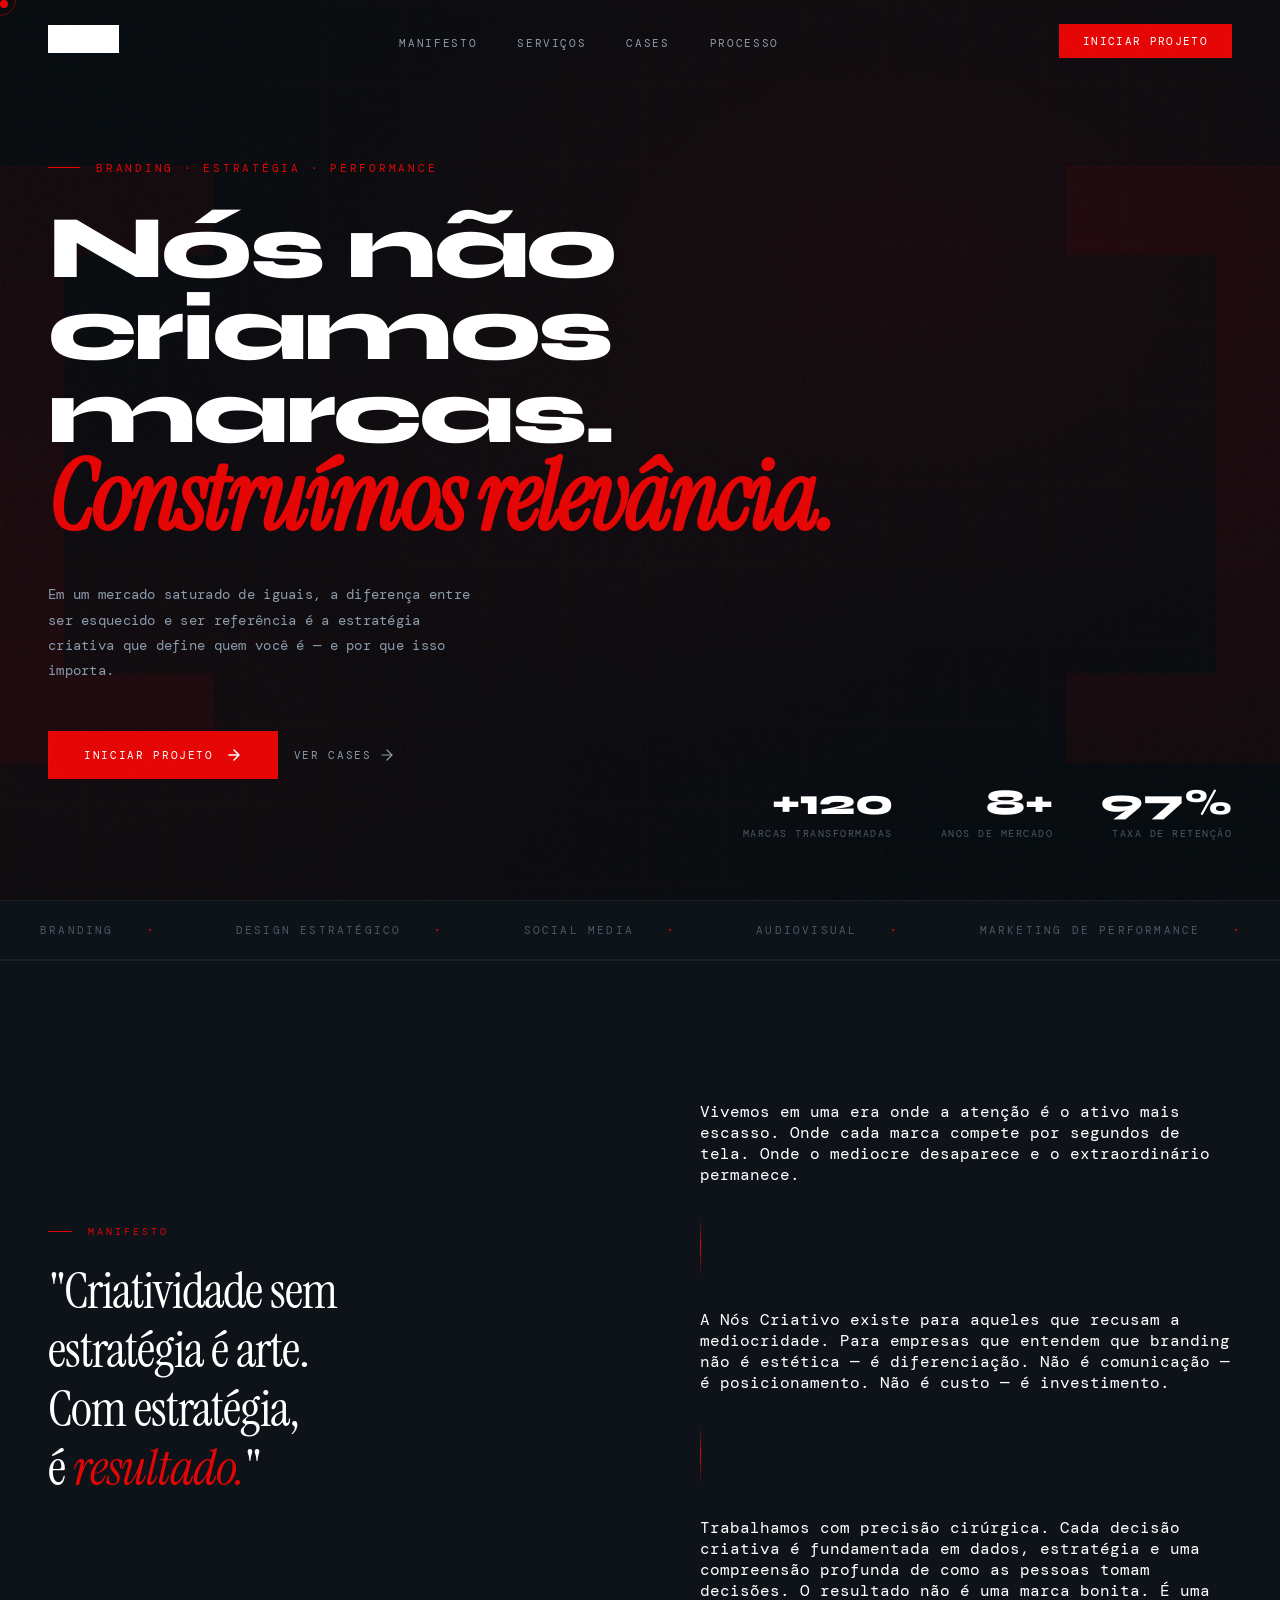
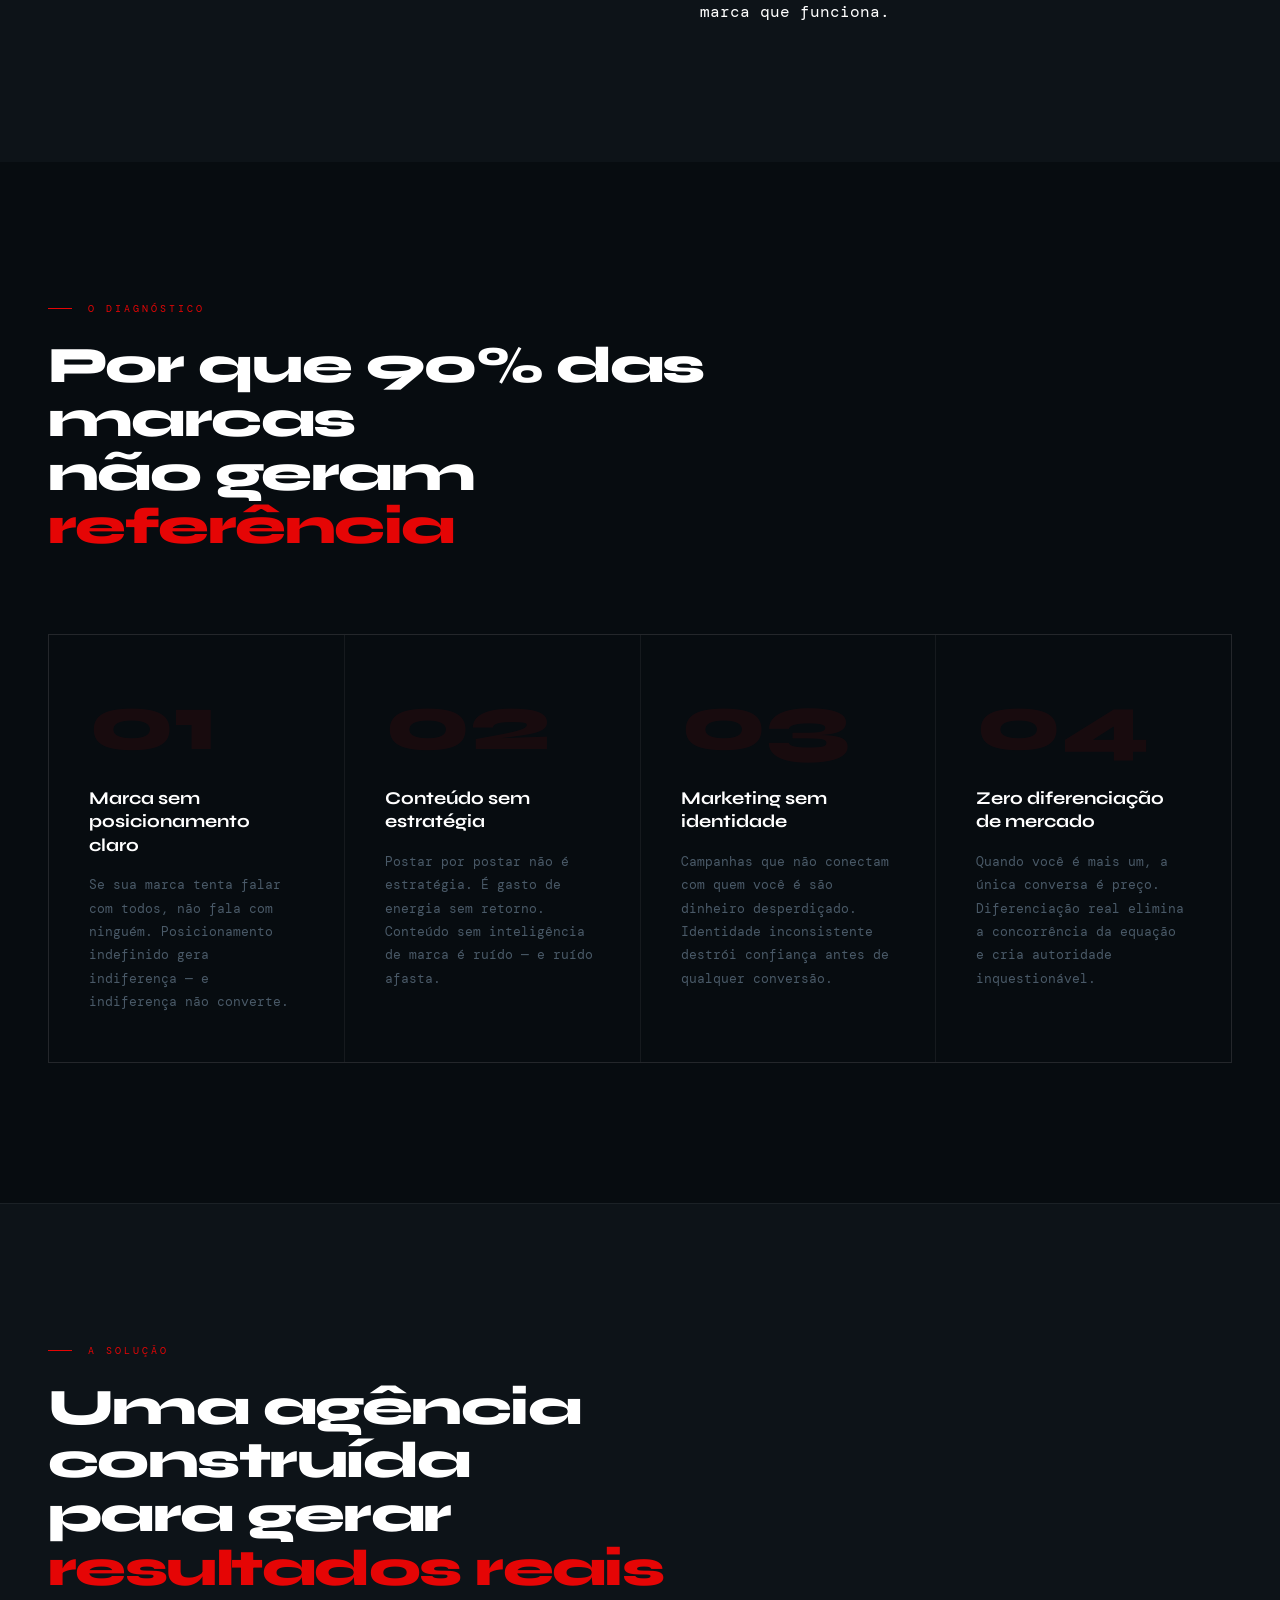
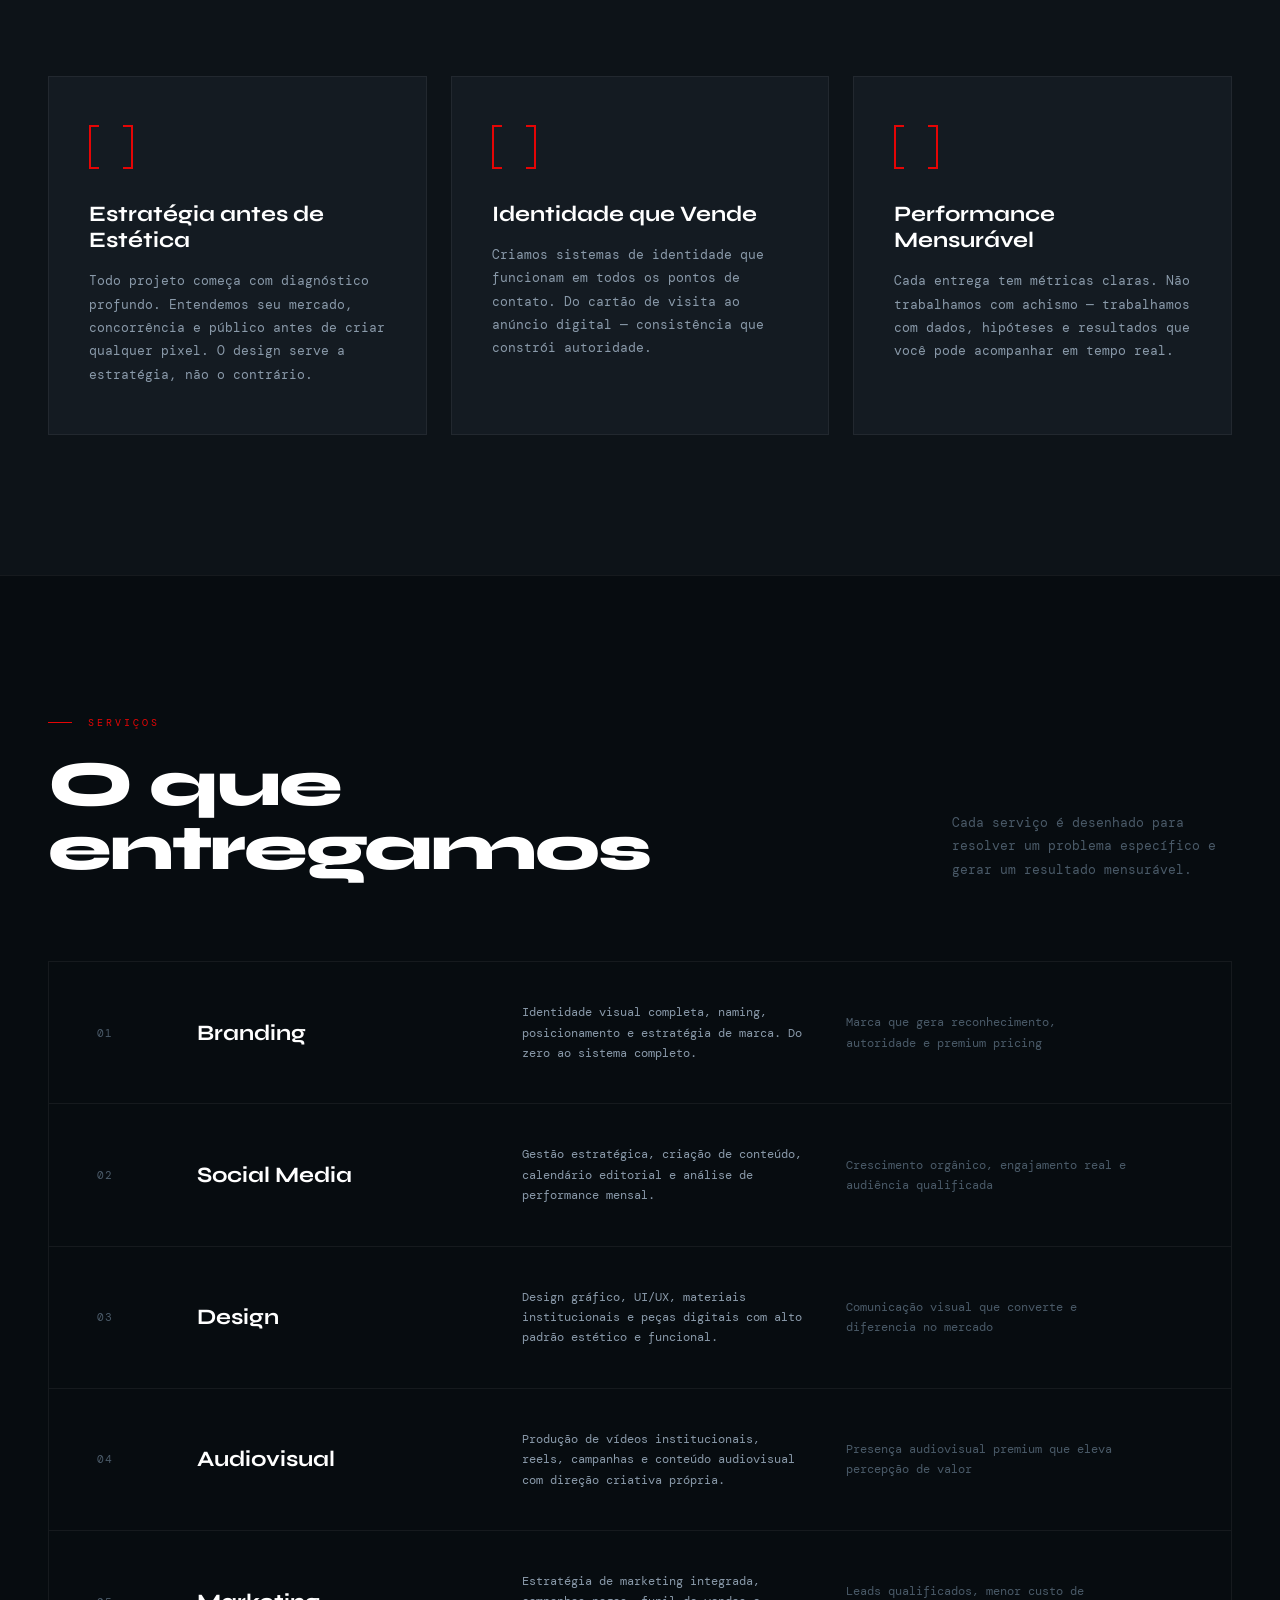
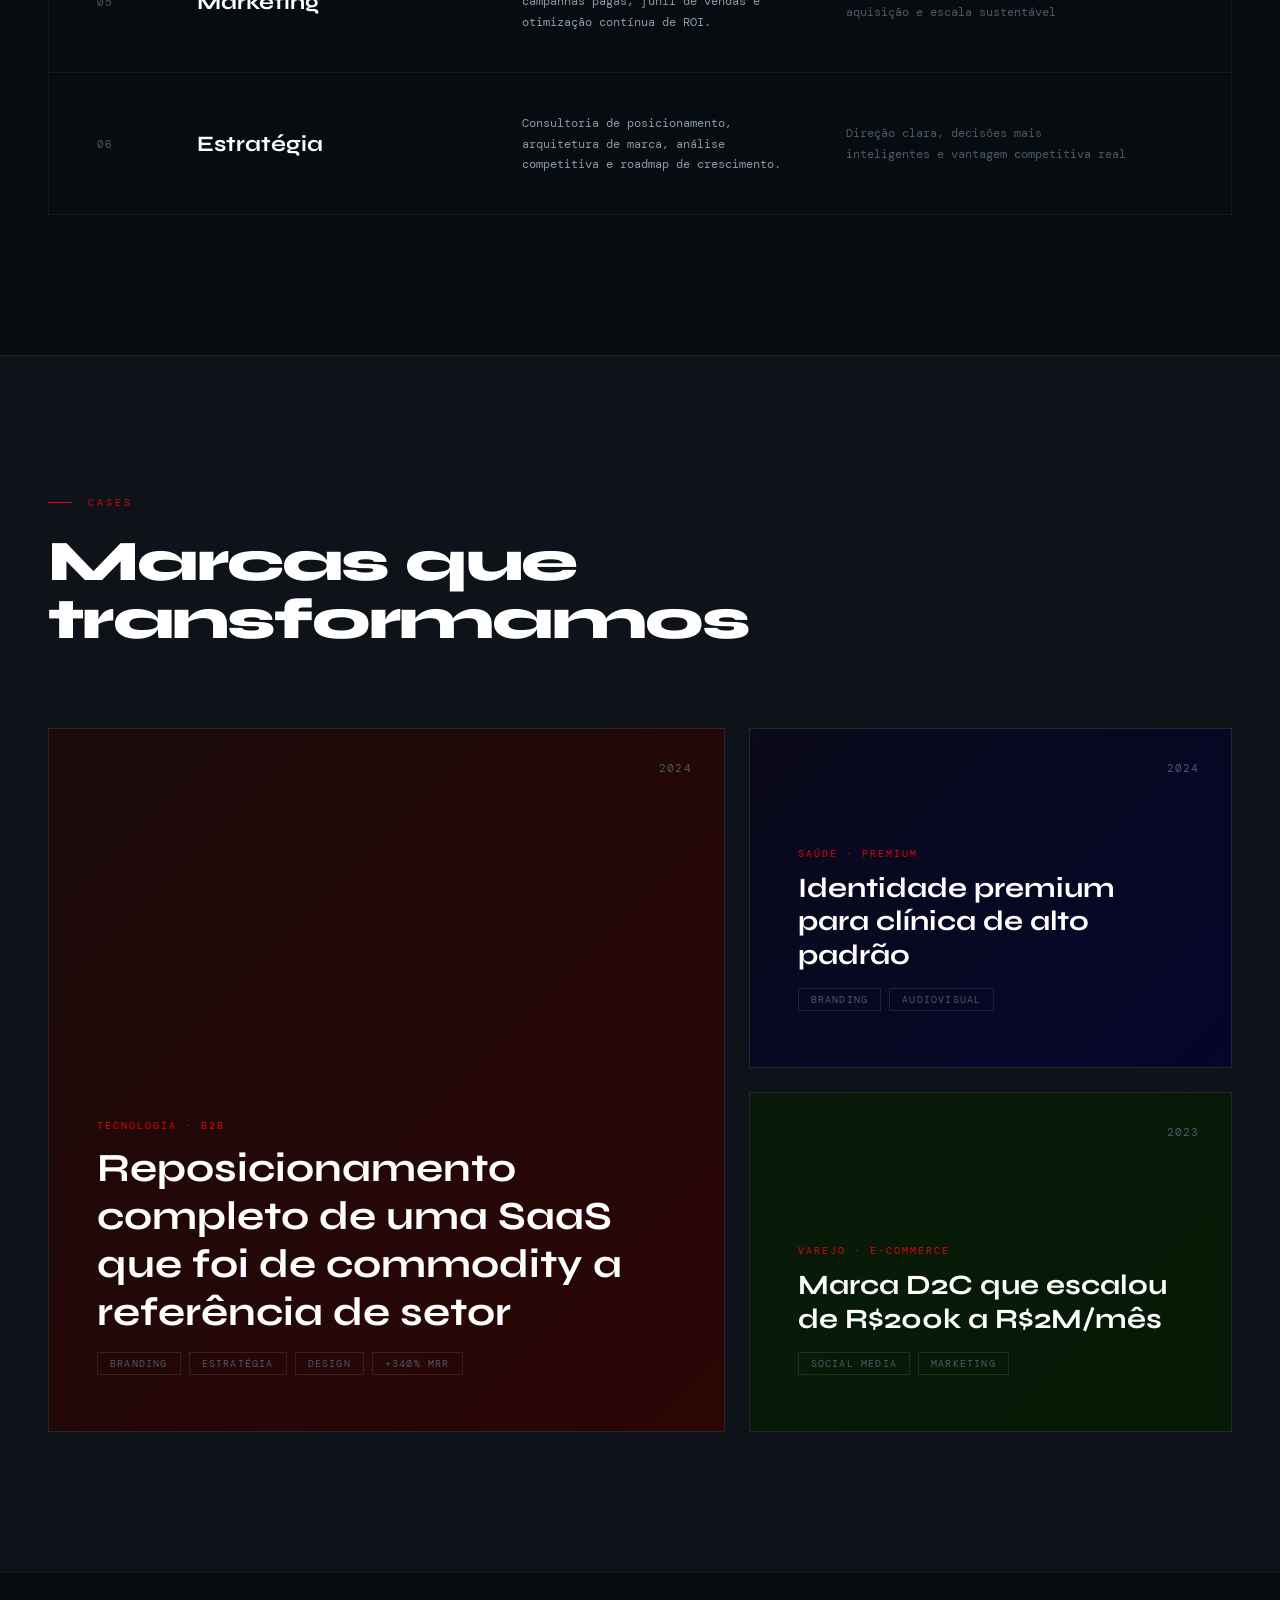
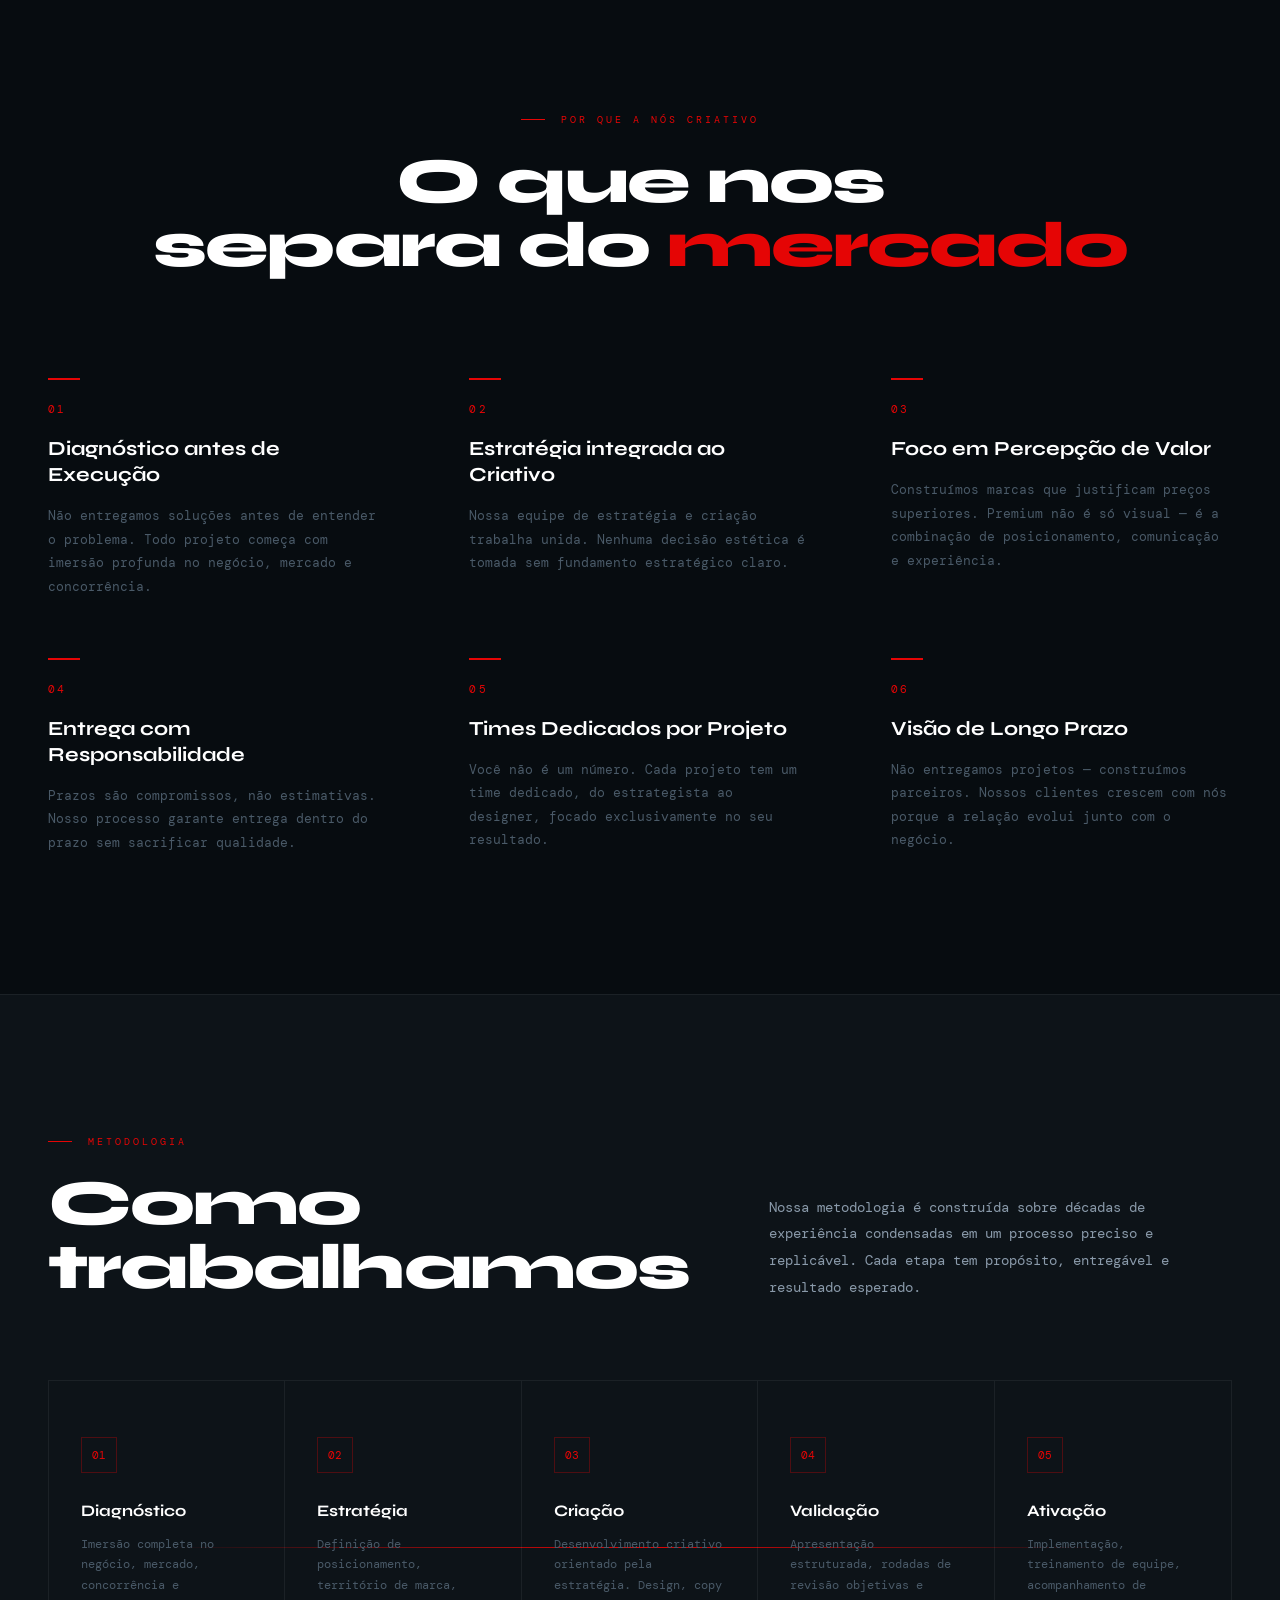
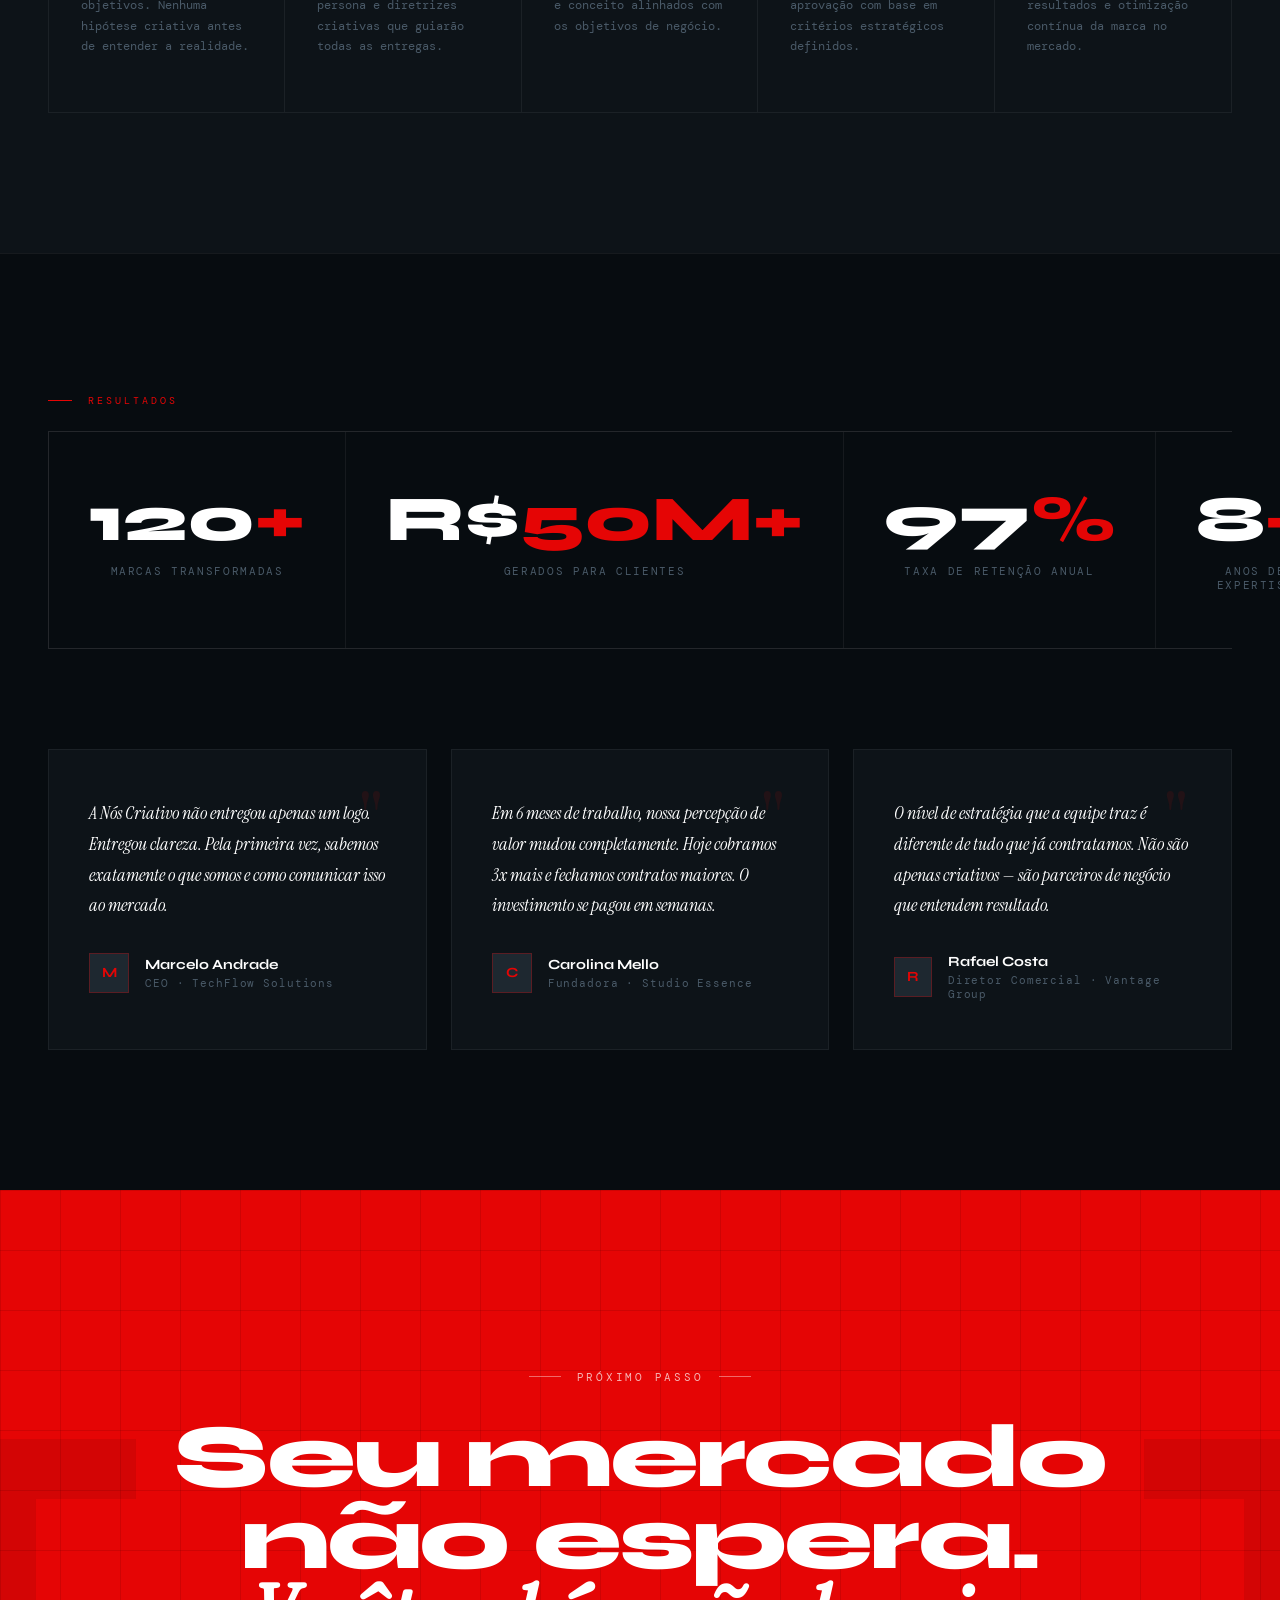
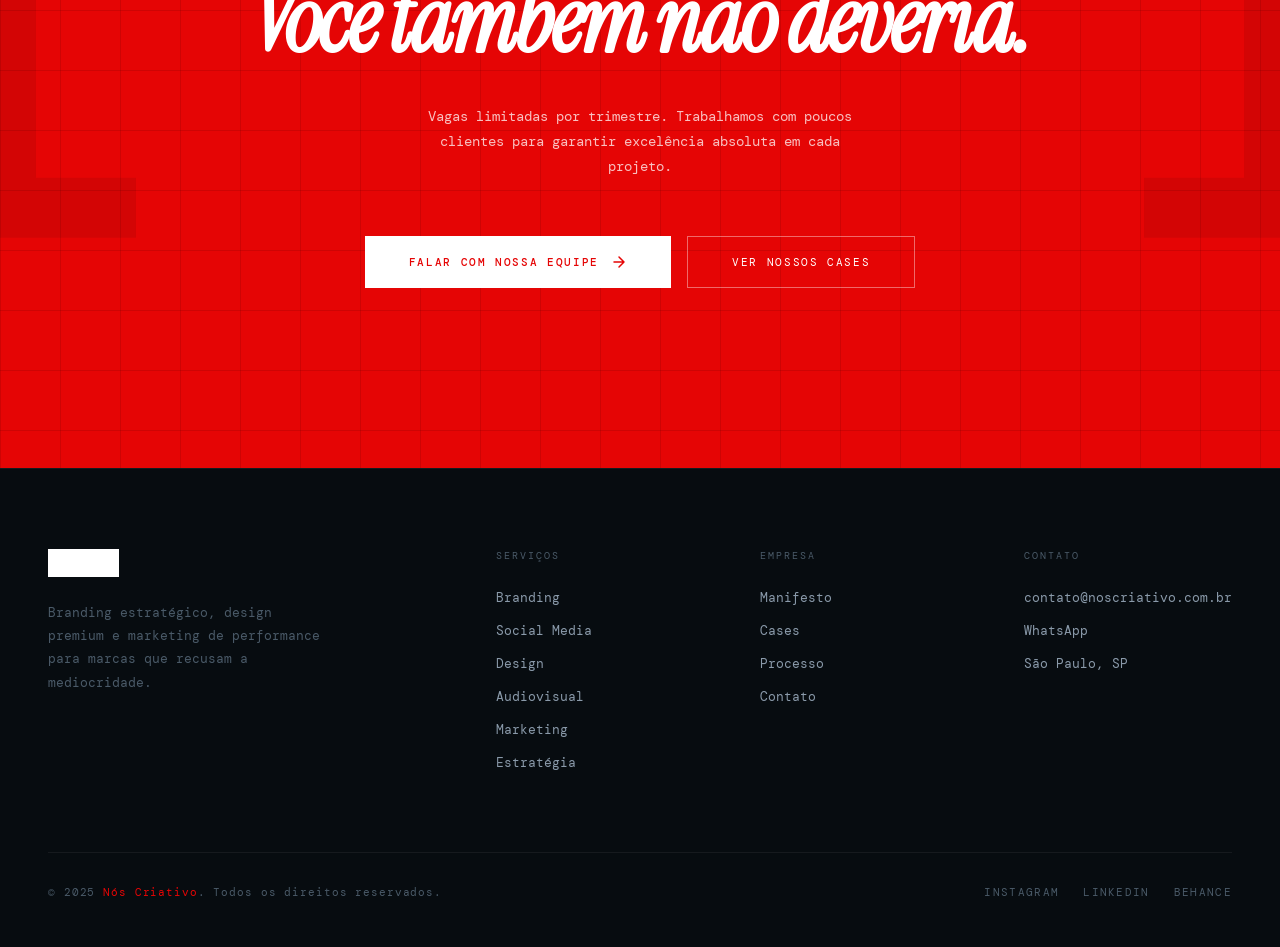
<file: nos.html>
<!DOCTYPE html>
<html lang="pt-BR">
<head>
<meta charset="UTF-8">
<meta name="viewport" content="width=device-width, initial-scale=1.0">
<title>Nós Criativo — Branding. Estratégia. Relevância.</title>
<link rel="stylesheet" href="style.css">
<style>
  @import url('https://fonts.googleapis.com/css2?family=Syne:wght@400;500;600;700;800&family=DM+Mono:ital,wght@0,300;0,400;0,500;1,300&family=Instrument+Serif:ital@0;1&display=swap');

  *, *::before, *::after { box-sizing: border-box; margin: 0; padding: 0; }

  :root {
    --black: #070C10;
    --red: #E50505;
    --white: #FFFFFF;
    --gray-1: #0D1318;
    --gray-2: #141B22;
    --gray-3: #1E2830;
    --gray-4: #2A3540;
    --gray-5: #4A5A68;
    --gray-6: #8A9AAA;
    --gray-7: #C5CDD5;
    --font-display: 'Syne', sans-serif;
    --font-body: 'DM Mono', monospace;
    --font-serif: 'Instrument Serif', serif;
    --ease-out: cubic-bezier(0.16, 1, 0.3, 1);
    --ease-in-out: cubic-bezier(0.65, 0, 0.35, 1);
  }

  html { scroll-behavior: smooth; }

  body {
    background: var(--black);
    color: var(--white);
    font-family: var(--font-body);
    overflow-x: hidden;
    cursor: none;
  }

  /* CURSOR */
  .cursor {
    position: fixed;
    width: 8px;
    height: 8px;
    background: var(--red);
    border-radius: 50%;
    pointer-events: none;
    z-index: 9999;
    transition: transform 0.1s ease, opacity 0.3s ease;
    mix-blend-mode: normal;
  }

  .cursor-ring {
    position: fixed;
    width: 32px;
    height: 32px;
    border: 1px solid rgba(229, 5, 5, 0.5);
    border-radius: 50%;
    pointer-events: none;
    z-index: 9998;
    transition: transform 0.25s var(--ease-out), width 0.3s var(--ease-out), height 0.3s var(--ease-out), border-color 0.3s ease;
    transform: translate(-12px, -12px);
  }

  body:hover .cursor { opacity: 1; }
  .cursor.expanded { transform: scale(3); background: transparent; border: 1px solid var(--red); }
  .cursor-ring.expanded { width: 60px; height: 60px; transform: translate(-22px, -22px); border-color: var(--red); }

  /* SCROLL PROGRESS */
  .scroll-progress {
    position: fixed;
    top: 0;
    left: 0;
    height: 2px;
    background: var(--red);
    z-index: 1000;
    width: 0%;
    transition: width 0.1s ease;
  }

  /* NAV */
  nav {
    position: fixed;
    top: 0;
    left: 0;
    right: 0;
    z-index: 100;
    padding: 24px 48px;
    display: flex;
    align-items: center;
    justify-content: space-between;
    transition: background 0.4s ease, backdrop-filter 0.4s ease, padding 0.4s ease;
  }

  nav.scrolled {
    background: rgba(7, 12, 16, 0.9);
    backdrop-filter: blur(20px);
    padding: 16px 48px;
    border-bottom: 1px solid rgba(255,255,255,0.06);
  }

  .nav-logo img {
    height: 28px;
    width: auto;
    filter: brightness(0) invert(1);
  }

  .nav-links {
    display: flex;
    gap: 40px;
    list-style: none;
  }

  .nav-links a {
    color: var(--gray-6);
    text-decoration: none;
    font-family: var(--font-body);
    font-size: 11px;
    letter-spacing: 0.15em;
    text-transform: uppercase;
    transition: color 0.2s ease;
    position: relative;
  }

  .nav-links a::after {
    content: '';
    position: absolute;
    bottom: -2px;
    left: 0;
    width: 0;
    height: 1px;
    background: var(--red);
    transition: width 0.3s var(--ease-out);
  }

  .nav-links a:hover { color: var(--white); }
  .nav-links a:hover::after { width: 100%; }

  .nav-cta {
    background: var(--red);
    color: var(--white);
    border: none;
    padding: 10px 24px;
    font-family: var(--font-body);
    font-size: 11px;
    letter-spacing: 0.12em;
    text-transform: uppercase;
    cursor: none;
    transition: background 0.2s ease, transform 0.2s ease;
    text-decoration: none;
    display: inline-block;
  }

  .nav-cta:hover { background: #C50404; transform: translateY(-1px); }

  /* HERO */
  .hero {
    min-height: 100vh;
    display: flex;
    flex-direction: column;
    justify-content: center;
    padding: 160px 48px 120px;
    position: relative;
    overflow: hidden;
  }

  .hero-grid-bg {
    position: absolute;
    inset: 0;
    background-image: 
      linear-gradient(rgba(229,5,5,0.03) 1px, transparent 1px),
      linear-gradient(90deg, rgba(229,5,5,0.03) 1px, transparent 1px);
    background-size: 80px 80px;
    pointer-events: none;
  }

  .hero-gradient {
    position: absolute;
    inset: 0;
    background: radial-gradient(ellipse at 70% 30%, rgba(229,5,5,0.08) 0%, transparent 60%),
                radial-gradient(ellipse at 10% 80%, rgba(229,5,5,0.05) 0%, transparent 50%);
    pointer-events: none;
  }

  .hero-bracket-left, .hero-bracket-right {
    position: absolute;
    opacity: 0.06;
    pointer-events: none;
  }

  .hero-bracket-left {
    left: -80px;
    top: 50%;
    transform: translateY(-50%);
    font-size: 600px;
    font-family: var(--font-display);
    font-weight: 800;
    color: var(--red);
    line-height: 1;
  }

  .hero-bracket-right {
    right: -80px;
    top: 50%;
    transform: translateY(-50%);
    font-size: 600px;
    font-family: var(--font-display);
    font-weight: 800;
    color: var(--red);
    line-height: 1;
  }

  .hero-eyebrow {
    font-family: var(--font-body);
    font-size: 11px;
    letter-spacing: 0.25em;
    text-transform: uppercase;
    color: var(--red);
    margin-bottom: 32px;
    display: flex;
    align-items: center;
    gap: 16px;
    opacity: 0;
    transform: translateY(20px);
    animation: fadeUp 0.8s var(--ease-out) 0.2s forwards;
  }

  .hero-eyebrow::before {
    content: '';
    width: 32px;
    height: 1px;
    background: var(--red);
  }

  .hero-headline {
    font-family: var(--font-display);
    font-size: clamp(52px, 7vw, 108px);
    font-weight: 800;
    line-height: 0.92;
    letter-spacing: -0.03em;
    max-width: 900px;
    opacity: 0;
    transform: translateY(30px);
    animation: fadeUp 1s var(--ease-out) 0.4s forwards;
  }

  .hero-headline .line-accent {
    color: var(--red);
    font-style: italic;
    font-family: var(--font-serif);
    font-size: clamp(56px, 7.5vw, 116px);
  }

  .hero-sub {
    margin-top: 40px;
    font-size: 14px;
    color: var(--gray-6);
    max-width: 440px;
    line-height: 1.8;
    letter-spacing: 0.02em;
    opacity: 0;
    transform: translateY(20px);
    animation: fadeUp 0.8s var(--ease-out) 0.7s forwards;
  }

  .hero-actions {
    margin-top: 48px;
    display: flex;
    gap: 16px;
    align-items: center;
    opacity: 0;
    transform: translateY(20px);
    animation: fadeUp 0.8s var(--ease-out) 0.9s forwards;
  }

  .btn-primary {
    background: var(--red);
    color: var(--white);
    border: none;
    padding: 16px 36px;
    font-family: var(--font-body);
    font-size: 11px;
    letter-spacing: 0.15em;
    text-transform: uppercase;
    cursor: none;
    text-decoration: none;
    display: inline-flex;
    align-items: center;
    gap: 12px;
    transition: all 0.3s var(--ease-out);
    position: relative;
    overflow: hidden;
  }

  .btn-primary::before {
    content: '';
    position: absolute;
    inset: 0;
    background: rgba(255,255,255,0.1);
    transform: translateX(-100%);
    transition: transform 0.4s var(--ease-out);
  }

  .btn-primary:hover::before { transform: translateX(0); }
  .btn-primary:hover { transform: translateY(-2px); box-shadow: 0 8px 32px rgba(229,5,5,0.4); }

  .btn-secondary {
    color: var(--gray-6);
    border: none;
    background: transparent;
    padding: 16px 0;
    font-family: var(--font-body);
    font-size: 11px;
    letter-spacing: 0.15em;
    text-transform: uppercase;
    cursor: none;
    text-decoration: none;
    display: inline-flex;
    align-items: center;
    gap: 8px;
    transition: color 0.2s ease;
  }

  .btn-secondary:hover { color: var(--white); }

  .hero-metrics {
    position: absolute;
    bottom: 60px;
    right: 48px;
    display: flex;
    gap: 48px;
    opacity: 0;
    animation: fadeUp 0.8s var(--ease-out) 1.2s forwards;
  }

  .metric {
    text-align: right;
  }

  .metric-number {
    font-family: var(--font-display);
    font-size: 36px;
    font-weight: 800;
    color: var(--white);
    line-height: 1;
  }

  .metric-label {
    font-size: 10px;
    letter-spacing: 0.15em;
    color: var(--gray-5);
    text-transform: uppercase;
    margin-top: 6px;
  }

  /* TICKER */
  .ticker-wrap {
    border-top: 1px solid rgba(255,255,255,0.06);
    border-bottom: 1px solid rgba(255,255,255,0.06);
    padding: 20px 0;
    overflow: hidden;
    background: var(--gray-1);
  }

  .ticker {
    display: flex;
    gap: 0;
    white-space: nowrap;
    animation: ticker 30s linear infinite;
  }

  .ticker-item {
    display: inline-flex;
    align-items: center;
    gap: 32px;
    padding: 0 40px;
    font-size: 11px;
    letter-spacing: 0.2em;
    text-transform: uppercase;
    color: var(--gray-5);
  }

  .ticker-item span {
    color: var(--red);
    font-size: 14px;
  }

  @keyframes ticker {
    0% { transform: translateX(0); }
    100% { transform: translateX(-50%); }
  }

  /* SECTIONS COMMON */
  section {
    padding: 140px 48px;
    position: relative;
  }

  .section-label {
    font-size: 10px;
    letter-spacing: 0.3em;
    text-transform: uppercase;
    color: var(--red);
    margin-bottom: 24px;
    display: flex;
    align-items: center;
    gap: 16px;
  }

  .section-label::before {
    content: '';
    width: 24px;
    height: 1px;
    background: var(--red);
  }

  /* MANIFESTO */
  .manifesto {
    background: var(--gray-1);
    border-top: 1px solid rgba(255,255,255,0.06);
  }

  .manifesto-inner {
    max-width: 1200px;
    margin: 0 auto;
    display: grid;
    grid-template-columns: 1fr 1fr;
    gap: 120px;
    align-items: center;
  }

  .manifesto-quote {
    font-family: var(--font-serif);
    font-size: clamp(36px, 4vw, 64px);
    line-height: 1.15;
    color: var(--white);
    letter-spacing: -0.02em;
  }

  .manifesto-quote em {
    color: var(--red);
    font-style: italic;
  }

  .manifesto-body p {
    font-size: 14px;
    color: var(--gray-6);
    line-height: 1.9;
    margin-bottom: 24px;
    letter-spacing: 0.02em;
  }

  .manifesto-divider {
    width: 1px;
    background: linear-gradient(to bottom, transparent, var(--red), transparent);
    height: 60px;
    margin: 32px 0;
  }

  /* PROBLEMA */
  .problems {
    background: var(--black);
  }

  .problems-grid {
    display: grid;
    grid-template-columns: repeat(4, 1fr);
    gap: 1px;
    background: rgba(255,255,255,0.06);
    border: 1px solid rgba(255,255,255,0.06);
    margin-top: 80px;
  }

  .problem-card {
    background: var(--black);
    padding: 48px 40px;
    position: relative;
    overflow: hidden;
    transition: background 0.3s ease;
  }

  .problem-card::before {
    content: '';
    position: absolute;
    top: 0;
    left: 0;
    right: 0;
    height: 2px;
    background: var(--red);
    transform: scaleX(0);
    transform-origin: left;
    transition: transform 0.4s var(--ease-out);
  }

  .problem-card:hover::before { transform: scaleX(1); }
  .problem-card:hover { background: var(--gray-1); }

  .problem-number {
    font-family: var(--font-display);
    font-size: 80px;
    font-weight: 800;
    color: rgba(229,5,5,0.08);
    line-height: 1;
    margin-bottom: 24px;
    transition: color 0.3s ease;
  }

  .problem-card:hover .problem-number { color: rgba(229,5,5,0.15); }

  .problem-title {
    font-family: var(--font-display);
    font-size: 18px;
    font-weight: 700;
    margin-bottom: 16px;
    line-height: 1.3;
  }

  .problem-desc {
    font-size: 13px;
    color: var(--gray-5);
    line-height: 1.8;
  }

  /* SOLUÇÃO */
  .solution {
    background: var(--gray-1);
    border-top: 1px solid rgba(255,255,255,0.06);
  }

  .solution-header {
    max-width: 700px;
    margin-bottom: 80px;
  }

  .solution-title {
    font-family: var(--font-display);
    font-size: clamp(36px, 4vw, 64px);
    font-weight: 800;
    line-height: 1.05;
    letter-spacing: -0.03em;
    margin-top: 16px;
  }

  .solution-title .accent { color: var(--red); }

  .solution-cards {
    display: grid;
    grid-template-columns: repeat(3, 1fr);
    gap: 24px;
  }

  .solution-card {
    background: var(--gray-2);
    border: 1px solid rgba(255,255,255,0.06);
    padding: 48px 40px;
    position: relative;
    overflow: hidden;
    transition: border-color 0.3s ease, transform 0.3s var(--ease-out);
  }

  .solution-card::after {
    content: '';
    position: absolute;
    bottom: 0;
    left: 0;
    right: 0;
    height: 1px;
    background: linear-gradient(90deg, var(--red), transparent);
    transform: scaleX(0);
    transform-origin: left;
    transition: transform 0.5s var(--ease-out);
  }

  .solution-card:hover::after { transform: scaleX(1); }
  .solution-card:hover { border-color: rgba(229,5,5,0.3); transform: translateY(-4px); }

  .card-icon {
    width: 44px;
    height: 44px;
    margin-bottom: 32px;
    position: relative;
  }

  .bracket-icon {
    width: 44px;
    height: 44px;
    border: 2px solid var(--red);
    position: relative;
  }

  .bracket-icon::before, .bracket-icon::after {
    content: '';
    position: absolute;
    background: var(--black);
  }

  .bracket-icon::before { top: -2px; left: 8px; right: 8px; height: 2px; background: var(--gray-2); }
  .bracket-icon::after { bottom: -2px; left: 8px; right: 8px; height: 2px; background: var(--gray-2); }

  .card-title {
    font-family: var(--font-display);
    font-size: 22px;
    font-weight: 700;
    margin-bottom: 16px;
    line-height: 1.2;
  }

  .card-desc {
    font-size: 13px;
    color: var(--gray-6);
    line-height: 1.8;
  }

  /* SERVIÇOS */
  .services {
    background: var(--black);
    border-top: 1px solid rgba(255,255,255,0.06);
  }

  .services-header {
    display: flex;
    justify-content: space-between;
    align-items: flex-end;
    margin-bottom: 80px;
  }

  .services-title {
    font-family: var(--font-display);
    font-size: clamp(40px, 5vw, 80px);
    font-weight: 800;
    line-height: 1;
    letter-spacing: -0.03em;
    max-width: 500px;
  }

  .services-list {
    display: flex;
    flex-direction: column;
    gap: 0;
    border: 1px solid rgba(255,255,255,0.06);
  }

  .service-item {
    border-bottom: 1px solid rgba(255,255,255,0.06);
    padding: 40px 48px;
    display: grid;
    grid-template-columns: 60px 1fr 1fr 1fr auto;
    gap: 40px;
    align-items: center;
    cursor: none;
    transition: background 0.3s ease;
    position: relative;
    overflow: hidden;
  }

  .service-item:last-child { border-bottom: none; }

  .service-item::before {
    content: '';
    position: absolute;
    left: 0;
    top: 0;
    bottom: 0;
    width: 0;
    background: rgba(229,5,5,0.04);
    transition: width 0.4s var(--ease-out);
  }

  .service-item:hover::before { width: 100%; }

  .service-num {
    font-family: var(--font-body);
    font-size: 11px;
    color: var(--gray-5);
    letter-spacing: 0.1em;
  }

  .service-name {
    font-family: var(--font-display);
    font-size: 22px;
    font-weight: 700;
  }

  .service-desc {
    font-size: 12px;
    color: var(--gray-6);
    line-height: 1.7;
  }

  .service-result {
    font-size: 12px;
    color: var(--gray-5);
    line-height: 1.7;
  }

  .service-arrow {
    color: var(--red);
    font-size: 20px;
    opacity: 0;
    transform: translateX(-10px);
    transition: opacity 0.3s ease, transform 0.3s var(--ease-out);
  }

  .service-item:hover .service-arrow { opacity: 1; transform: translateX(0); }

  /* CASES */
  .cases {
    background: var(--gray-1);
    border-top: 1px solid rgba(255,255,255,0.06);
  }

  .cases-header {
    margin-bottom: 80px;
  }

  .cases-title {
    font-family: var(--font-display);
    font-size: clamp(36px, 4.5vw, 72px);
    font-weight: 800;
    line-height: 1;
    letter-spacing: -0.03em;
    margin-top: 16px;
    max-width: 600px;
  }

  .cases-grid {
    display: grid;
    grid-template-columns: 1.4fr 1fr;
    grid-template-rows: auto auto;
    gap: 24px;
  }

  .case-card {
    background: var(--gray-2);
    border: 1px solid rgba(255,255,255,0.06);
    padding: 56px 48px;
    position: relative;
    overflow: hidden;
    cursor: none;
    transition: border-color 0.3s ease;
    min-height: 340px;
    display: flex;
    flex-direction: column;
    justify-content: flex-end;
  }

  .case-card::before {
    content: '';
    position: absolute;
    inset: 0;
    background: linear-gradient(to top, rgba(7,12,16,0.9), transparent);
    pointer-events: none;
  }

  .case-card.featured {
    grid-row: 1 / 3;
    min-height: 600px;
  }

  .case-bg {
    position: absolute;
    inset: 0;
    background: var(--gray-3);
    transition: transform 0.6s var(--ease-out);
  }

  .case-card:hover .case-bg { transform: scale(1.03); }

  .case-industry {
    font-size: 10px;
    letter-spacing: 0.2em;
    text-transform: uppercase;
    color: var(--red);
    margin-bottom: 12px;
    position: relative;
  }

  .case-name {
    font-family: var(--font-display);
    font-size: 28px;
    font-weight: 700;
    line-height: 1.2;
    position: relative;
    margin-bottom: 16px;
  }

  .case-card.featured .case-name { font-size: 40px; }

  .case-tags {
    display: flex;
    gap: 8px;
    flex-wrap: wrap;
    position: relative;
  }

  .case-tag {
    font-size: 10px;
    letter-spacing: 0.12em;
    text-transform: uppercase;
    color: var(--gray-5);
    border: 1px solid rgba(255,255,255,0.1);
    padding: 4px 12px;
  }

  .case-year {
    position: absolute;
    top: 32px;
    right: 32px;
    font-size: 11px;
    color: var(--gray-5);
    letter-spacing: 0.1em;
  }

  /* DIFERENCIAIS */
  .differentials {
    background: var(--black);
    border-top: 1px solid rgba(255,255,255,0.06);
  }

  .diff-header {
    text-align: center;
    margin-bottom: 100px;
  }

  .diff-title {
    font-family: var(--font-display);
    font-size: clamp(40px, 5vw, 80px);
    font-weight: 800;
    line-height: 1;
    letter-spacing: -0.03em;
    margin-top: 16px;
  }

  .diff-grid {
    display: grid;
    grid-template-columns: repeat(3, 1fr);
    gap: 60px 80px;
  }

  .diff-item {
    position: relative;
    padding-top: 24px;
  }

  .diff-item::before {
    content: '';
    position: absolute;
    top: 0;
    left: 0;
    width: 32px;
    height: 2px;
    background: var(--red);
  }

  .diff-num {
    font-family: var(--font-body);
    font-size: 11px;
    color: var(--red);
    letter-spacing: 0.2em;
    margin-bottom: 20px;
    display: block;
  }

  .diff-name {
    font-family: var(--font-display);
    font-size: 20px;
    font-weight: 700;
    margin-bottom: 16px;
    line-height: 1.3;
  }

  .diff-desc {
    font-size: 13px;
    color: var(--gray-5);
    line-height: 1.8;
  }

  /* PROCESSO */
  .process {
    background: var(--gray-1);
    border-top: 1px solid rgba(255,255,255,0.06);
  }

  .process-header {
    margin-bottom: 80px;
    display: grid;
    grid-template-columns: 1fr 1fr;
    gap: 80px;
    align-items: end;
  }

  .process-title {
    font-family: var(--font-display);
    font-size: clamp(40px, 5vw, 80px);
    font-weight: 800;
    line-height: 1;
    letter-spacing: -0.03em;
  }

  .process-intro {
    font-size: 14px;
    color: var(--gray-6);
    line-height: 1.9;
  }

  .process-steps {
    display: grid;
    grid-template-columns: repeat(5, 1fr);
    gap: 0;
    border: 1px solid rgba(255,255,255,0.06);
    position: relative;
  }

  .process-steps::before {
    content: '';
    position: absolute;
    top: 50%;
    left: 10%;
    right: 10%;
    height: 1px;
    background: linear-gradient(90deg, transparent, var(--red), transparent);
    z-index: 0;
  }

  .process-step {
    padding: 56px 32px;
    border-right: 1px solid rgba(255,255,255,0.06);
    position: relative;
    z-index: 1;
    transition: background 0.3s ease;
  }

  .process-step:last-child { border-right: none; }
  .process-step:hover { background: rgba(229,5,5,0.03); }

  .step-num {
    width: 36px;
    height: 36px;
    border: 1px solid rgba(229,5,5,0.3);
    display: flex;
    align-items: center;
    justify-content: center;
    font-family: var(--font-body);
    font-size: 11px;
    color: var(--red);
    margin-bottom: 28px;
    background: var(--gray-1);
    position: relative;
  }

  .step-name {
    font-family: var(--font-display);
    font-size: 16px;
    font-weight: 700;
    margin-bottom: 12px;
    line-height: 1.3;
  }

  .step-desc {
    font-size: 12px;
    color: var(--gray-5);
    line-height: 1.7;
  }

  /* PROVA SOCIAL */
  .social-proof {
    background: var(--black);
    border-top: 1px solid rgba(255,255,255,0.06);
  }

  .numbers-bar {
    display: grid;
    grid-template-columns: repeat(4, 1fr);
    gap: 1px;
    background: rgba(255,255,255,0.06);
    border: 1px solid rgba(255,255,255,0.06);
    margin-bottom: 100px;
  }

  .number-cell {
    background: var(--black);
    padding: 56px 40px;
    text-align: center;
  }

  .number-big {
    font-family: var(--font-display);
    font-size: clamp(48px, 5vw, 80px);
    font-weight: 800;
    color: var(--white);
    line-height: 1;
    display: block;
  }

  .number-big span { color: var(--red); }

  .number-label {
    font-size: 11px;
    letter-spacing: 0.15em;
    color: var(--gray-5);
    text-transform: uppercase;
    margin-top: 12px;
    display: block;
  }

  .testimonials {
    display: grid;
    grid-template-columns: repeat(3, 1fr);
    gap: 24px;
  }

  .testimonial {
    background: var(--gray-1);
    border: 1px solid rgba(255,255,255,0.06);
    padding: 48px 40px;
    position: relative;
    transition: border-color 0.3s ease;
  }

  .testimonial:hover { border-color: rgba(229,5,5,0.2); }

  .testimonial-quote {
    font-family: var(--font-serif);
    font-size: 18px;
    line-height: 1.7;
    color: var(--white);
    margin-bottom: 32px;
    font-style: italic;
  }

  .testimonial-author {
    display: flex;
    align-items: center;
    gap: 16px;
  }

  .author-avatar {
    width: 40px;
    height: 40px;
    background: var(--gray-3);
    border: 1px solid rgba(229,5,5,0.3);
    display: flex;
    align-items: center;
    justify-content: center;
    font-family: var(--font-display);
    font-size: 14px;
    font-weight: 700;
    color: var(--red);
  }

  .author-name {
    font-family: var(--font-display);
    font-size: 14px;
    font-weight: 700;
  }

  .author-role {
    font-size: 11px;
    color: var(--gray-5);
    letter-spacing: 0.08em;
    margin-top: 3px;
  }

  .quote-mark {
    position: absolute;
    top: 32px;
    right: 40px;
    font-family: var(--font-serif);
    font-size: 80px;
    color: rgba(229,5,5,0.1);
    line-height: 1;
  }

  /* CTA FINAL */
  .final-cta {
    background: var(--red);
    border-top: none;
    text-align: center;
    padding: 180px 48px;
    position: relative;
    overflow: hidden;
  }

  .cta-grid-bg {
    position: absolute;
    inset: 0;
    background-image: 
      linear-gradient(rgba(0,0,0,0.1) 1px, transparent 1px),
      linear-gradient(90deg, rgba(0,0,0,0.1) 1px, transparent 1px);
    background-size: 60px 60px;
    pointer-events: none;
  }

  .cta-bracket-dec {
    position: absolute;
    font-family: var(--font-display);
    font-weight: 800;
    font-size: 400px;
    color: rgba(0,0,0,0.08);
    line-height: 1;
    pointer-events: none;
  }

  .cta-bracket-dec.left { left: -60px; top: 50%; transform: translateY(-50%); }
  .cta-bracket-dec.right { right: -60px; top: 50%; transform: translateY(-50%); }

  .cta-eyebrow {
    font-size: 11px;
    letter-spacing: 0.25em;
    text-transform: uppercase;
    color: rgba(255,255,255,0.7);
    margin-bottom: 32px;
    display: flex;
    align-items: center;
    justify-content: center;
    gap: 16px;
    position: relative;
  }

  .cta-eyebrow::before, .cta-eyebrow::after {
    content: '';
    width: 32px;
    height: 1px;
    background: rgba(255,255,255,0.4);
  }

  .cta-headline {
    font-family: var(--font-display);
    font-size: clamp(48px, 7vw, 112px);
    font-weight: 800;
    line-height: 0.92;
    letter-spacing: -0.03em;
    color: var(--white);
    position: relative;
    margin-bottom: 40px;
  }

  .cta-sub {
    font-size: 14px;
    color: rgba(255,255,255,0.75);
    max-width: 440px;
    margin: 0 auto 56px;
    line-height: 1.8;
    position: relative;
  }

  .cta-actions {
    display: flex;
    gap: 16px;
    justify-content: center;
    position: relative;
  }

  .btn-white {
    background: var(--white);
    color: var(--red);
    border: none;
    padding: 18px 44px;
    font-family: var(--font-body);
    font-size: 11px;
    letter-spacing: 0.15em;
    text-transform: uppercase;
    cursor: none;
    text-decoration: none;
    display: inline-flex;
    align-items: center;
    gap: 12px;
    transition: all 0.3s var(--ease-out);
    font-weight: 500;
  }

  .btn-white:hover { transform: translateY(-2px); box-shadow: 0 8px 32px rgba(0,0,0,0.3); }

  .btn-outline-white {
    background: transparent;
    color: var(--white);
    border: 1px solid rgba(255,255,255,0.4);
    padding: 18px 44px;
    font-family: var(--font-body);
    font-size: 11px;
    letter-spacing: 0.15em;
    text-transform: uppercase;
    cursor: none;
    text-decoration: none;
    display: inline-flex;
    align-items: center;
    gap: 12px;
    transition: all 0.3s var(--ease-out);
  }

  .btn-outline-white:hover { border-color: var(--white); background: rgba(255,255,255,0.1); transform: translateY(-2px); }

  /* FOOTER */
  footer {
    background: var(--black);
    border-top: 1px solid rgba(255,255,255,0.06);
    padding: 80px 48px 48px;
  }

  .footer-top {
    display: grid;
    grid-template-columns: 2fr 1fr 1fr 1fr;
    gap: 80px;
    margin-bottom: 80px;
  }

  .footer-logo img {
    height: 24px;
    width: auto;
    filter: brightness(0) invert(1);
    margin-bottom: 24px;
    display: block;
  }

  .footer-tagline {
    font-size: 13px;
    color: var(--gray-5);
    line-height: 1.8;
    max-width: 280px;
  }

  .footer-col-title {
    font-size: 10px;
    letter-spacing: 0.2em;
    text-transform: uppercase;
    color: var(--gray-5);
    margin-bottom: 24px;
  }

  .footer-links {
    list-style: none;
    display: flex;
    flex-direction: column;
    gap: 12px;
  }

  .footer-links a {
    font-size: 13px;
    color: var(--gray-6);
    text-decoration: none;
    transition: color 0.2s ease;
  }

  .footer-links a:hover { color: var(--white); }

  .footer-bottom {
    border-top: 1px solid rgba(255,255,255,0.06);
    padding-top: 32px;
    display: flex;
    justify-content: space-between;
    align-items: center;
  }

  .footer-copy {
    font-size: 11px;
    color: var(--gray-5);
    letter-spacing: 0.08em;
  }

  .footer-copy span { color: var(--red); }

  .footer-socials {
    display: flex;
    gap: 24px;
  }

  .footer-socials a {
    font-size: 11px;
    letter-spacing: 0.12em;
    text-transform: uppercase;
    color: var(--gray-5);
    text-decoration: none;
    transition: color 0.2s ease;
  }

  .footer-socials a:hover { color: var(--white); }

  /* REVEAL ANIMATIONS */
  .reveal {
    opacity: 0;
    transform: translateY(32px);
    transition: opacity 0.8s var(--ease-out), transform 0.8s var(--ease-out);
  }

  .reveal.visible {
    opacity: 1;
    transform: translateY(0);
  }

  .reveal-delay-1 { transition-delay: 0.1s; }
  .reveal-delay-2 { transition-delay: 0.2s; }
  .reveal-delay-3 { transition-delay: 0.3s; }
  .reveal-delay-4 { transition-delay: 0.4s; }

  @keyframes fadeUp {
    to { opacity: 1; transform: translateY(0); }
  }

  /* NOISE OVERLAY */
  body::after {
    content: '';
    position: fixed;
    inset: 0;
    background-image: url("data:image/svg+xml,%3Csvg viewBox='0 0 200 200' xmlns='http://www.w3.org/2000/svg'%3E%3Cfilter id='n'%3E%3CfeTurbulence type='fractalNoise' baseFrequency='0.9' numOctaves='4' stitchTiles='stitch'/%3E%3C/filter%3E%3Crect width='100%25' height='100%25' filter='url(%23n)' opacity='0.04'/%3E%3C/svg%3E");
    pointer-events: none;
    z-index: 9997;
    opacity: 0.4;
    mix-blend-mode: overlay;
  }

  /* RESPONSIVE */
  @media (max-width: 1200px) {
    .problems-grid { grid-template-columns: repeat(2, 1fr); }
    .process-steps { grid-template-columns: repeat(3, 1fr); }
    .process-step { border-right: 1px solid rgba(255,255,255,0.06); border-bottom: 1px solid rgba(255,255,255,0.06); }
  }

  @media (max-width: 900px) {
    nav { padding: 20px 24px; }
    .nav-links { display: none; }
    section { padding: 100px 24px; }
    .hero { padding: 120px 24px 80px; }
    .hero-metrics { position: static; margin-top: 60px; justify-content: flex-start; flex-wrap: wrap; gap: 32px; }
    .manifesto-inner { grid-template-columns: 1fr; gap: 48px; }
    .problems-grid { grid-template-columns: 1fr 1fr; }
    .solution-cards { grid-template-columns: 1fr; }
    .service-item { grid-template-columns: 1fr; gap: 8px; }
    .service-result, .service-arrow { display: none; }
    .cases-grid { grid-template-columns: 1fr; }
    .case-card.featured { min-height: 400px; }
    .diff-grid { grid-template-columns: 1fr 1fr; gap: 40px; }
    .process-header { grid-template-columns: 1fr; gap: 32px; }
    .process-steps { grid-template-columns: 1fr; }
    .numbers-bar { grid-template-columns: 1fr 1fr; }
    .testimonials { grid-template-columns: 1fr; }
    .footer-top { grid-template-columns: 1fr 1fr; gap: 40px; }
    .footer-bottom { flex-direction: column; gap: 24px; text-align: center; }
  }

  @media (max-width: 600px) {
    .problems-grid { grid-template-columns: 1fr; }
    .diff-grid { grid-template-columns: 1fr; }
    .numbers-bar { grid-template-columns: 1fr; }
    .hero-headline { font-size: 44px; }
    .hero-actions { flex-direction: column; align-items: flex-start; }
    .footer-top { grid-template-columns: 1fr; }
    .services-header { flex-direction: column; gap: 24px; }
    .cta-actions { flex-direction: column; align-items: center; }
  }
</style>
</head>
<body>

<!-- CURSOR -->
<div class="cursor" id="cursor"></div>
<div class="cursor-ring" id="cursorRing"></div>

<!-- SCROLL PROGRESS -->
<div class="scroll-progress" id="scrollProgress"></div>

<!-- NAV -->
<nav id="nav">
  <a href="#" class="nav-logo">
    <img src="[data-uri]" alt="Nós Criativo">
  </a>
  <ul class="nav-links">
    <li><a href="#manifesto">Manifesto</a></li>
    <li><a href="#servicos">Serviços</a></li>
    <li><a href="#cases">Cases</a></li>
    <li><a href="#processo">Processo</a></li>
  </ul>
  <a href="#contato" class="nav-cta">Iniciar Projeto</a>
</nav>

<!-- HERO -->
<section class="hero" id="inicio">
  <div class="hero-grid-bg"></div>
  <div class="hero-gradient"></div>
  <div class="hero-bracket-left">[</div>
  <div class="hero-bracket-right">]</div>
  
  <div class="hero-eyebrow">Branding · Estratégia · Performance</div>
  
  <h1 class="hero-headline">
    Nós não<br>
    criamos marcas.<br>
    <span class="line-accent">Construímos relevância.</span>
  </h1>
  
  <p class="hero-sub">
    Em um mercado saturado de iguais, a diferença entre ser esquecido e ser referência é a estratégia criativa que define quem você é — e por que isso importa.
  </p>
  
  <div class="hero-actions">
    <a href="#contato" class="btn-primary">
      Iniciar Projeto
      <svg width="16" height="16" viewBox="0 0 16 16" fill="none">
        <path d="M3 8h10M8 3l5 5-5 5" stroke="currentColor" stroke-width="1.5" stroke-linecap="round" stroke-linejoin="round"/>
      </svg>
    </a>
    <a href="#cases" class="btn-secondary">
      Ver Cases
      <svg width="14" height="14" viewBox="0 0 14 14" fill="none">
        <path d="M2 7h10M7 2l5 5-5 5" stroke="currentColor" stroke-width="1.2" stroke-linecap="round" stroke-linejoin="round"/>
      </svg>
    </a>
  </div>

  <div class="hero-metrics">
    <div class="metric">
      <div class="metric-number">+120</div>
      <div class="metric-label">Marcas transformadas</div>
    </div>
    <div class="metric">
      <div class="metric-number">8+</div>
      <div class="metric-label">Anos de mercado</div>
    </div>
    <div class="metric">
      <div class="metric-number">97%</div>
      <div class="metric-label">Taxa de retenção</div>
    </div>
  </div>
</section>

<!-- TICKER -->
<div class="ticker-wrap">
  <div class="ticker">
    <div class="ticker-item">Branding <span>·</span></div>
    <div class="ticker-item">Design Estratégico <span>·</span></div>
    <div class="ticker-item">Social Media <span>·</span></div>
    <div class="ticker-item">Audiovisual <span>·</span></div>
    <div class="ticker-item">Marketing de Performance <span>·</span></div>
    <div class="ticker-item">Identidade Visual <span>·</span></div>
    <div class="ticker-item">Posicionamento de Marca <span>·</span></div>
    <div class="ticker-item">Produção de Conteúdo <span>·</span></div>
    <div class="ticker-item">Branding <span>·</span></div>
    <div class="ticker-item">Design Estratégico <span>·</span></div>
    <div class="ticker-item">Social Media <span>·</span></div>
    <div class="ticker-item">Audiovisual <span>·</span></div>
    <div class="ticker-item">Marketing de Performance <span>·</span></div>
    <div class="ticker-item">Identidade Visual <span>·</span></div>
    <div class="ticker-item">Posicionamento de Marca <span>·</span></div>
    <div class="ticker-item">Produção de Conteúdo <span>·</span></div>
  </div>
</div>

<!-- MANIFESTO -->
<section class="manifesto" id="manifesto">
  <div class="manifesto-inner">
    <div class="reveal">
      <div class="section-label">Manifesto</div>
      <blockquote class="manifesto-quote">
        "Criatividade sem<br>estratégia é arte.<br>Com estratégia,<br>é <em>resultado.</em>"
      </blockquote>
    </div>
    <div class="reveal reveal-delay-2">
      <p>Vivemos em uma era onde a atenção é o ativo mais escasso. Onde cada marca compete por segundos de tela. Onde o mediocre desaparece e o extraordinário permanece.</p>
      <div class="manifesto-divider"></div>
      <p>A Nós Criativo existe para aqueles que recusam a mediocridade. Para empresas que entendem que branding não é estética — é diferenciação. Não é comunicação — é posicionamento. Não é custo — é investimento.</p>
      <div class="manifesto-divider"></div>
      <p>Trabalhamos com precisão cirúrgica. Cada decisão criativa é fundamentada em dados, estratégia e uma compreensão profunda de como as pessoas tomam decisões. O resultado não é uma marca bonita. É uma marca que funciona.</p>
    </div>
  </div>
</section>

<!-- PROBLEMA -->
<section class="problems">
  <div style="max-width: 800px; margin: 0 auto 0 0;">
    <div class="section-label reveal">O Diagnóstico</div>
    <h2 class="reveal" style="font-family: var(--font-display); font-size: clamp(36px, 4vw, 64px); font-weight: 800; line-height: 1.05; letter-spacing: -0.03em; margin-top: 16px;">
      Por que 90% das marcas<br>não geram <span style="color: var(--red);">referência</span>
    </h2>
  </div>
  <div class="problems-grid">
    <div class="problem-card reveal">
      <div class="problem-number">01</div>
      <h3 class="problem-title">Marca sem posicionamento claro</h3>
      <p class="problem-desc">Se sua marca tenta falar com todos, não fala com ninguém. Posicionamento indefinido gera indiferença — e indiferença não converte.</p>
    </div>
    <div class="problem-card reveal reveal-delay-1">
      <div class="problem-number">02</div>
      <h3 class="problem-title">Conteúdo sem estratégia</h3>
      <p class="problem-desc">Postar por postar não é estratégia. É gasto de energia sem retorno. Conteúdo sem inteligência de marca é ruído — e ruído afasta.</p>
    </div>
    <div class="problem-card reveal reveal-delay-2">
      <div class="problem-number">03</div>
      <h3 class="problem-title">Marketing sem identidade</h3>
      <p class="problem-desc">Campanhas que não conectam com quem você é são dinheiro desperdiçado. Identidade inconsistente destrói confiança antes de qualquer conversão.</p>
    </div>
    <div class="problem-card reveal reveal-delay-3">
      <div class="problem-number">04</div>
      <h3 class="problem-title">Zero diferenciação de mercado</h3>
      <p class="problem-desc">Quando você é mais um, a única conversa é preço. Diferenciação real elimina a concorrência da equação e cria autoridade inquestionável.</p>
    </div>
  </div>
</section>

<!-- SOLUÇÃO -->
<section class="solution">
  <div class="solution-header reveal">
    <div class="section-label">A Solução</div>
    <h2 class="solution-title">
      Uma agência construída<br>para gerar <span class="accent">resultados reais</span>
    </h2>
  </div>
  <div class="solution-cards">
    <div class="solution-card reveal">
      <div class="card-icon"><div class="bracket-icon"></div></div>
      <h3 class="card-title">Estratégia antes de Estética</h3>
      <p class="card-desc">Todo projeto começa com diagnóstico profundo. Entendemos seu mercado, concorrência e público antes de criar qualquer pixel. O design serve a estratégia, não o contrário.</p>
    </div>
    <div class="solution-card reveal reveal-delay-1">
      <div class="card-icon"><div class="bracket-icon"></div></div>
      <h3 class="card-title">Identidade que Vende</h3>
      <p class="card-desc">Criamos sistemas de identidade que funcionam em todos os pontos de contato. Do cartão de visita ao anúncio digital — consistência que constrói autoridade.</p>
    </div>
    <div class="solution-card reveal reveal-delay-2">
      <div class="card-icon"><div class="bracket-icon"></div></div>
      <h3 class="card-title">Performance Mensurável</h3>
      <p class="card-desc">Cada entrega tem métricas claras. Não trabalhamos com achismo — trabalhamos com dados, hipóteses e resultados que você pode acompanhar em tempo real.</p>
    </div>
  </div>
</section>

<!-- SERVIÇOS -->
<section class="services" id="servicos">
  <div class="services-header">
    <div>
      <div class="section-label reveal">Serviços</div>
      <h2 class="services-title reveal">O que<br>entregamos</h2>
    </div>
    <p class="reveal" style="font-size: 13px; color: var(--gray-5); max-width: 280px; line-height: 1.8;">Cada serviço é desenhado para resolver um problema específico e gerar um resultado mensurável.</p>
  </div>

  <div class="services-list reveal">
    <div class="service-item">
      <span class="service-num">01</span>
      <div class="service-name">Branding</div>
      <div class="service-desc">Identidade visual completa, naming, posicionamento e estratégia de marca. Do zero ao sistema completo.</div>
      <div class="service-result">Marca que gera reconhecimento, autoridade e premium pricing</div>
      <div class="service-arrow">→</div>
    </div>
    <div class="service-item">
      <span class="service-num">02</span>
      <div class="service-name">Social Media</div>
      <div class="service-desc">Gestão estratégica, criação de conteúdo, calendário editorial e análise de performance mensal.</div>
      <div class="service-result">Crescimento orgânico, engajamento real e audiência qualificada</div>
      <div class="service-arrow">→</div>
    </div>
    <div class="service-item">
      <span class="service-num">03</span>
      <div class="service-name">Design</div>
      <div class="service-desc">Design gráfico, UI/UX, materiais institucionais e peças digitais com alto padrão estético e funcional.</div>
      <div class="service-result">Comunicação visual que converte e diferencia no mercado</div>
      <div class="service-arrow">→</div>
    </div>
    <div class="service-item">
      <span class="service-num">04</span>
      <div class="service-name">Audiovisual</div>
      <div class="service-desc">Produção de vídeos institucionais, reels, campanhas e conteúdo audiovisual com direção criativa própria.</div>
      <div class="service-result">Presença audiovisual premium que eleva percepção de valor</div>
      <div class="service-arrow">→</div>
    </div>
    <div class="service-item">
      <span class="service-num">05</span>
      <div class="service-name">Marketing</div>
      <div class="service-desc">Estratégia de marketing integrada, campanhas pagas, funil de vendas e otimização contínua de ROI.</div>
      <div class="service-result">Leads qualificados, menor custo de aquisição e escala sustentável</div>
      <div class="service-arrow">→</div>
    </div>
    <div class="service-item">
      <span class="service-num">06</span>
      <div class="service-name">Estratégia</div>
      <div class="service-desc">Consultoria de posicionamento, arquitetura de marca, análise competitiva e roadmap de crescimento.</div>
      <div class="service-result">Direção clara, decisões mais inteligentes e vantagem competitiva real</div>
      <div class="service-arrow">→</div>
    </div>
  </div>
</section>

<!-- CASES -->
<section class="cases" id="cases">
  <div class="cases-header">
    <div class="section-label reveal">Cases</div>
    <h2 class="cases-title reveal">Marcas que<br>transformamos</h2>
  </div>
  <div class="cases-grid reveal">
    <div class="case-card featured">
      <div class="case-bg" style="background: linear-gradient(135deg, #1a0a0a 0%, #2d0505 100%);"></div>
      <div class="case-year">2024</div>
      <div class="case-industry">Tecnologia · B2B</div>
      <div class="case-name">Reposicionamento completo de uma SaaS que foi de commodity a referência de setor</div>
      <div class="case-tags">
        <span class="case-tag">Branding</span>
        <span class="case-tag">Estratégia</span>
        <span class="case-tag">Design</span>
        <span class="case-tag">+340% MRR</span>
      </div>
    </div>
    <div class="case-card">
      <div class="case-bg" style="background: linear-gradient(135deg, #0a0a1a 0%, #05052d 100%);"></div>
      <div class="case-year">2024</div>
      <div class="case-industry">Saúde · Premium</div>
      <div class="case-name">Identidade premium para clínica de alto padrão</div>
      <div class="case-tags">
        <span class="case-tag">Branding</span>
        <span class="case-tag">Audiovisual</span>
      </div>
    </div>
    <div class="case-card">
      <div class="case-bg" style="background: linear-gradient(135deg, #0a1a0a 0%, #051a05 100%);"></div>
      <div class="case-year">2023</div>
      <div class="case-industry">Varejo · E-commerce</div>
      <div class="case-name">Marca D2C que escalou de R$200k a R$2M/mês</div>
      <div class="case-tags">
        <span class="case-tag">Social Media</span>
        <span class="case-tag">Marketing</span>
      </div>
    </div>
  </div>
</section>

<!-- DIFERENCIAIS -->
<section class="differentials">
  <div class="diff-header">
    <div class="section-label" style="justify-content: center;" class="reveal">Por que a Nós Criativo</div>
    <h2 class="diff-title reveal">O que nos<br>separa do <span style="color: var(--red);">mercado</span></h2>
  </div>
  <div class="diff-grid">
    <div class="diff-item reveal">
      <span class="diff-num">01</span>
      <h3 class="diff-name">Diagnóstico antes de Execução</h3>
      <p class="diff-desc">Não entregamos soluções antes de entender o problema. Todo projeto começa com imersão profunda no negócio, mercado e concorrência.</p>
    </div>
    <div class="diff-item reveal reveal-delay-1">
      <span class="diff-num">02</span>
      <h3 class="diff-name">Estratégia integrada ao Criativo</h3>
      <p class="diff-desc">Nossa equipe de estratégia e criação trabalha unida. Nenhuma decisão estética é tomada sem fundamento estratégico claro.</p>
    </div>
    <div class="diff-item reveal reveal-delay-2">
      <span class="diff-num">03</span>
      <h3 class="diff-name">Foco em Percepção de Valor</h3>
      <p class="diff-desc">Construímos marcas que justificam preços superiores. Premium não é só visual — é a combinação de posicionamento, comunicação e experiência.</p>
    </div>
    <div class="diff-item reveal reveal-delay-1">
      <span class="diff-num">04</span>
      <h3 class="diff-name">Entrega com Responsabilidade</h3>
      <p class="diff-desc">Prazos são compromissos, não estimativas. Nosso processo garante entrega dentro do prazo sem sacrificar qualidade.</p>
    </div>
    <div class="diff-item reveal reveal-delay-2">
      <span class="diff-num">05</span>
      <h3 class="diff-name">Times Dedicados por Projeto</h3>
      <p class="diff-desc">Você não é um número. Cada projeto tem um time dedicado, do estrategista ao designer, focado exclusivamente no seu resultado.</p>
    </div>
    <div class="diff-item reveal reveal-delay-3">
      <span class="diff-num">06</span>
      <h3 class="diff-name">Visão de Longo Prazo</h3>
      <p class="diff-desc">Não entregamos projetos — construímos parceiros. Nossos clientes crescem com nós porque a relação evolui junto com o negócio.</p>
    </div>
  </div>
</section>

<!-- PROCESSO -->
<section class="process" id="processo">
  <div class="process-header">
    <div>
      <div class="section-label reveal">Metodologia</div>
      <h2 class="process-title reveal">Como<br>trabalhamos</h2>
    </div>
    <p class="process-intro reveal">Nossa metodologia é construída sobre décadas de experiência condensadas em um processo preciso e replicável. Cada etapa tem propósito, entregável e resultado esperado.</p>
  </div>

  <div class="process-steps reveal">
    <div class="process-step">
      <div class="step-num">01</div>
      <div class="step-name">Diagnóstico</div>
      <p class="step-desc">Imersão completa no negócio, mercado, concorrência e objetivos. Nenhuma hipótese criativa antes de entender a realidade.</p>
    </div>
    <div class="process-step">
      <div class="step-num">02</div>
      <div class="step-name">Estratégia</div>
      <p class="step-desc">Definição de posicionamento, território de marca, persona e diretrizes criativas que guiarão todas as entregas.</p>
    </div>
    <div class="process-step">
      <div class="step-num">03</div>
      <div class="step-name">Criação</div>
      <p class="step-desc">Desenvolvimento criativo orientado pela estratégia. Design, copy e conceito alinhados com os objetivos de negócio.</p>
    </div>
    <div class="process-step">
      <div class="step-num">04</div>
      <div class="step-name">Validação</div>
      <p class="step-desc">Apresentação estruturada, rodadas de revisão objetivas e aprovação com base em critérios estratégicos definidos.</p>
    </div>
    <div class="process-step">
      <div class="step-num">05</div>
      <div class="step-name">Ativação</div>
      <p class="step-desc">Implementação, treinamento de equipe, acompanhamento de resultados e otimização contínua da marca no mercado.</p>
    </div>
  </div>
</section>

<!-- PROVA SOCIAL -->
<section class="social-proof">
  <div class="section-label reveal">Resultados</div>
  <div class="numbers-bar reveal">
    <div class="number-cell">
      <span class="number-big">120<span>+</span></span>
      <span class="number-label">Marcas transformadas</span>
    </div>
    <div class="number-cell">
      <span class="number-big">R$<span>50M+</span></span>
      <span class="number-label">Gerados para clientes</span>
    </div>
    <div class="number-cell">
      <span class="number-big">97<span>%</span></span>
      <span class="number-label">Taxa de retenção anual</span>
    </div>
    <div class="number-cell">
      <span class="number-big">8<span>+</span></span>
      <span class="number-label">Anos de expertise</span>
    </div>
  </div>

  <div class="testimonials reveal">
    <div class="testimonial">
      <div class="quote-mark">"</div>
      <p class="testimonial-quote">A Nós Criativo não entregou apenas um logo. Entregou clareza. Pela primeira vez, sabemos exatamente o que somos e como comunicar isso ao mercado.</p>
      <div class="testimonial-author">
        <div class="author-avatar">M</div>
        <div>
          <div class="author-name">Marcelo Andrade</div>
          <div class="author-role">CEO · TechFlow Solutions</div>
        </div>
      </div>
    </div>
    <div class="testimonial">
      <div class="quote-mark">"</div>
      <p class="testimonial-quote">Em 6 meses de trabalho, nossa percepção de valor mudou completamente. Hoje cobramos 3x mais e fechamos contratos maiores. O investimento se pagou em semanas.</p>
      <div class="testimonial-author">
        <div class="author-avatar">C</div>
        <div>
          <div class="author-name">Carolina Mello</div>
          <div class="author-role">Fundadora · Studio Essence</div>
        </div>
      </div>
    </div>
    <div class="testimonial">
      <div class="quote-mark">"</div>
      <p class="testimonial-quote">O nível de estratégia que a equipe traz é diferente de tudo que já contratamos. Não são apenas criativos — são parceiros de negócio que entendem resultado.</p>
      <div class="testimonial-author">
        <div class="author-avatar">R</div>
        <div>
          <div class="author-name">Rafael Costa</div>
          <div class="author-role">Diretor Comercial · Vantage Group</div>
        </div>
      </div>
    </div>
  </div>
</section>

<!-- CTA FINAL -->
<section class="final-cta" id="contato">
  <div class="cta-grid-bg"></div>
  <div class="cta-bracket-dec left">[</div>
  <div class="cta-bracket-dec right">]</div>

  <div class="cta-eyebrow">Próximo passo</div>
  
  <h2 class="cta-headline">
    Seu mercado<br>
    não espera.<br>
    <em style="font-family: var(--font-serif); font-style: italic;">Você também não deveria.</em>
  </h2>
  
  <p class="cta-sub">
    Vagas limitadas por trimestre. Trabalhamos com poucos clientes para garantir excelência absoluta em cada projeto.
  </p>
  
  <div class="cta-actions">
    <a href="https://wa.me/5511999999999" class="btn-white">
      Falar com nossa equipe
      <svg width="16" height="16" viewBox="0 0 16 16" fill="none">
        <path d="M3 8h10M8 3l5 5-5 5" stroke="currentColor" stroke-width="1.5" stroke-linecap="round" stroke-linejoin="round"/>
      </svg>
    </a>
    <a href="#cases" class="btn-outline-white">
      Ver nossos cases
    </a>
  </div>
</section>

<!-- FOOTER -->
<footer>
  <div class="footer-top">
    <div>
      <a href="#">
        <img src="[data-uri]" alt="Nós Criativo" class="footer-logo" style="height: 28px; filter: brightness(0) invert(1); margin-bottom: 24px; display: block;">
      </a>
      <p class="footer-tagline">
        Branding estratégico, design premium e marketing de performance para marcas que recusam a mediocridade.
      </p>
    </div>
    <div>
      <div class="footer-col-title">Serviços</div>
      <ul class="footer-links">
        <li><a href="#">Branding</a></li>
        <li><a href="#">Social Media</a></li>
        <li><a href="#">Design</a></li>
        <li><a href="#">Audiovisual</a></li>
        <li><a href="#">Marketing</a></li>
        <li><a href="#">Estratégia</a></li>
      </ul>
    </div>
    <div>
      <div class="footer-col-title">Empresa</div>
      <ul class="footer-links">
        <li><a href="#">Manifesto</a></li>
        <li><a href="#">Cases</a></li>
        <li><a href="#">Processo</a></li>
        <li><a href="#">Contato</a></li>
      </ul>
    </div>
    <div>
      <div class="footer-col-title">Contato</div>
      <ul class="footer-links">
        <li><a href="mailto:contato@noscriativo.com.br">contato@noscriativo.com.br</a></li>
        <li><a href="https://wa.me/5511999999999">WhatsApp</a></li>
        <li><a href="#">São Paulo, SP</a></li>
      </ul>
    </div>
  </div>
  <div class="footer-bottom">
    <div class="footer-copy">© 2025 <span>Nós Criativo</span>. Todos os direitos reservados.</div>
    <div class="footer-socials">
      <a href="#">Instagram</a>
      <a href="#">LinkedIn</a>
      <a href="#">Behance</a>
    </div>
  </div>
</footer>

<script>
// CURSOR
const cursor = document.getElementById('cursor');
const ring = document.getElementById('cursorRing');
let mouseX = 0, mouseY = 0, ringX = 0, ringY = 0;

document.addEventListener('mousemove', (e) => {
  mouseX = e.clientX;
  mouseY = e.clientY;
  cursor.style.transform = `translate(${mouseX - 4}px, ${mouseY - 4}px)`;
});

function animateRing() {
  ringX += (mouseX - ringX - 16) * 0.12;
  ringY += (mouseY - ringY - 16) * 0.12;
  ring.style.transform = `translate(${ringX}px, ${ringY}px)`;
  requestAnimationFrame(animateRing);
}
animateRing();

document.querySelectorAll('a, button, .service-item, .problem-card, .solution-card, .case-card, .testimonial').forEach(el => {
  el.addEventListener('mouseenter', () => {
    cursor.classList.add('expanded');
    ring.classList.add('expanded');
  });
  el.addEventListener('mouseleave', () => {
    cursor.classList.remove('expanded');
    ring.classList.remove('expanded');
  });
});

// SCROLL PROGRESS
const scrollBar = document.getElementById('scrollProgress');
window.addEventListener('scroll', () => {
  const total = document.documentElement.scrollHeight - window.innerHeight;
  const pct = (window.scrollY / total) * 100;
  scrollBar.style.width = pct + '%';
});

// NAV SCROLL
const nav = document.getElementById('nav');
window.addEventListener('scroll', () => {
  nav.classList.toggle('scrolled', window.scrollY > 60);
});

// REVEAL ON SCROLL
const reveals = document.querySelectorAll('.reveal');
const io = new IntersectionObserver((entries) => {
  entries.forEach(e => {
    if (e.isIntersecting) {
      e.target.classList.add('visible');
    }
  });
}, { threshold: 0.12, rootMargin: '0px 0px -40px 0px' });
reveals.forEach(r => io.observe(r));

// PARALLAX HERO
window.addEventListener('scroll', () => {
  const hero = document.querySelector('.hero');
  const scroll = window.scrollY;
  if (scroll < window.innerHeight) {
    hero.querySelector('.hero-grid-bg').style.transform = `translateY(${scroll * 0.3}px)`;
    hero.querySelector('.hero-gradient').style.transform = `translateY(${scroll * 0.15}px)`;
  }
});
</script>
</body>
</html>
</file>
<file: style.css>
/* ==========================================================
   VARIÁVEIS DE TEMA EXCLUSIVAS DO BANNER INLINE
   (Integradas perfeitamente com a arquitetura da sua folha)
   ========================================================== */

/* --- PADRÃO / TEMA CLARO --- */
:root, [data-bs-theme="light"] {
    /* 15% de opacidade baseados nas suas cores claras para criar um tom pastel suave */
    --wv-alert-bg: rgba(0, 123, 255, 0.06);          /* Suave variação do seu --azul-info */
    --wv-alert-border: rgba(0, 123, 255, 0.2);       /* Borda sutil */
    --wv-alert-icon: var(--azul-info);               /* Seu Azul Info oficial (#007BFF) */
    --wv-alert-title: var(--cor-texto-principal);    /* Seu texto escuro principal (#1F2937) */
    --wv-alert-text: var(--cor-texto-secundario);    /* Seu texto secundário (#6B7280) */
    
    /* Controle do botão fechar (X) */
    --wv-alert-close: var(--cor-texto-label);        /* Seu tom cinza (#ACACAC) */
    --wv-alert-close-hover-text: var(--dark-ui);     /* Seu hover padrão escuro */
    --wv-alert-close-hover-bg: rgba(0, 0, 0, 0.05);
}

/* --- TEMA ESCURO (Dark Mode) --- */
[data-bs-theme="dark"] {
    /* Tons baseados no seu --bg-card (#10151c) e variações translúcidas do seu azul */
    --wv-alert-bg: rgba(31, 111, 235, 0.1) !important;      /* Baseado no seu --dark-ui Dark (#1F6FEB) */
    --wv-alert-border: rgba(59, 130, 246, 0.25) !important; /* Baseado no seu --azul-primary Dark (#3B82F6) */
    --wv-alert-icon: var(--azul-hover) !important;          /* Seu azul vibrante dark (#60A5FA) */
    --wv-alert-title: var(--cor-texto-principal) !important;/* Seu texto claro principal (#F0EDE8) */
    --wv-alert-text: var(--cor-texto-secundario) !important;/* Seu texto cinza confortável (#9BA3B0) */
    
    /* Controle do botão fechar (X) */
    --wv-alert-close: var(--cor-texto-label) !important;
    --wv-alert-close-hover-text: #FFFFFF !important;
    --wv-alert-close-hover-bg: rgba(255, 255, 255, 0.08) !important;
}

/* ==========================================================
   ESTILIZAÇÃO PREMIUM DO NOVO BANNER INLINE (#new-inline-alert)
   ========================================================== */

/* Neutraliza os wrappers nativos do Webrun (Prevenção de quebras de layout) */
#viswisebannerstyles, 
#viswisebannerstyles label {
    height: auto !important;
    min-height: auto !important;
    white-space: normal !important;
}

/* Container Estrutural do Alerta */
#new-inline-alert {
    display: block;
    width: 100%;
    box-sizing: border-box;
    font-family: var(--font-padrao, 'Inter', sans-serif) !important;
    background-color: var(--wv-alert-bg) !important;
    border: 1px solid var(--wv-alert-border) !important;
    border-radius: var(--saas-radius, 12px) !important; /* Alinhado ao raio SaaS dos seus botões */
    padding: 16px !important;
    box-shadow: var(--saas-shadow) !important; /* Utiliza a sua sombra nativa */
    
    /* Transições de tema fluidas baseadas na sua regra (.25s) */
    transition: background-color 0.25s ease, border-color 0.25s ease, box-shadow 0.25s ease !important;
    
    /* Animação suave para evitar o efeito de flicker */
    animation: slideInAlert 0.4s cubic-bezier(0.4, 0, 0.2, 1) forwards;
    transform: translateZ(0);
    backface-visibility: hidden;
    will-change: transform, opacity;
}

/* Layout Flexbox Interno */
#new-inline-alert .flex {
    display: flex;
    gap: 12px;
    align-items: flex-start;
}

#new-inline-alert .shrink-0 {
    flex-shrink: 0;
}

#new-inline-alert .flex-1 {
    flex: 1 1 0%;
}

#new-inline-alert .space-y-1 > * + * {
    margin-top: 4px;
}

/* Elemento: Ícone Informativo Lateral */
#new-inline-alert .text-blue-500 {
    color: var(--wv-alert-icon) !important;
    margin-top: 2px;
    font-size: 16px !important;
    transition: color 0.25s ease !important;
}

/* Elemento: Título (Dica de Preenchimento Automático) */
#new-inline-alert h4.text-xs {
    font-family: var(--font-padrao, 'Inter', sans-serif) !important;
    font-size: 12px !important; /* Igualado aos seus labels superiores */
    font-weight: 700 !important;
    color: var(--wv-alert-title) !important;
    letter-spacing: 0.05em;
    text-transform: uppercase !important;
    margin: 0;
    transition: color 0.25s ease !important;
}

/* Elemento: Texto Descritivo */
#new-inline-alert p.text-xs {
    font-family: var(--font-padrao, 'Inter', sans-serif) !important;
    font-size: 13px !important;
    color: var(--wv-alert-text) !important;
    line-height: 1.5;
    font-weight: 500 !important;
    margin: 0;
    transition: color 0.25s ease !important;
}

/* Negritos de ênfase dentro do texto */
#new-inline-alert p.text-xs .font-semibold {
    font-weight: 700 !important;
    color: var(--wv-alert-title) !important;
}

/* Elemento: Botão de Fechar (X) */
#new-inline-alert button {
    background: none !important;
    border: none !important;
    padding: 6px !important;
    cursor: pointer !important;
    color: var(--wv-alert-close) !important;
    border-radius: var(--radius-btn, 7px) !important; /* Utiliza seu raio de botão */
    display: inline-flex !important;
    align-items: center !important;
    justify-content: center !important;
    transition: var(--transicao-padrao) !important; /* Sua transição global */
}

/* Hover do Botão Fechar */
#new-inline-alert button:hover {
    color: var(--wv-alert-close-hover-text) !important;
    background-color: var(--wv-alert-close-hover-bg) !important;
}

/* Micro-animação de Entrada */
@keyframes slideInAlert {
    from {
        opacity: 0;
        transform: translateY(-6px);
    }
    to {
        opacity: 1;
        transform: translateY(0);
    }
}
</file>
